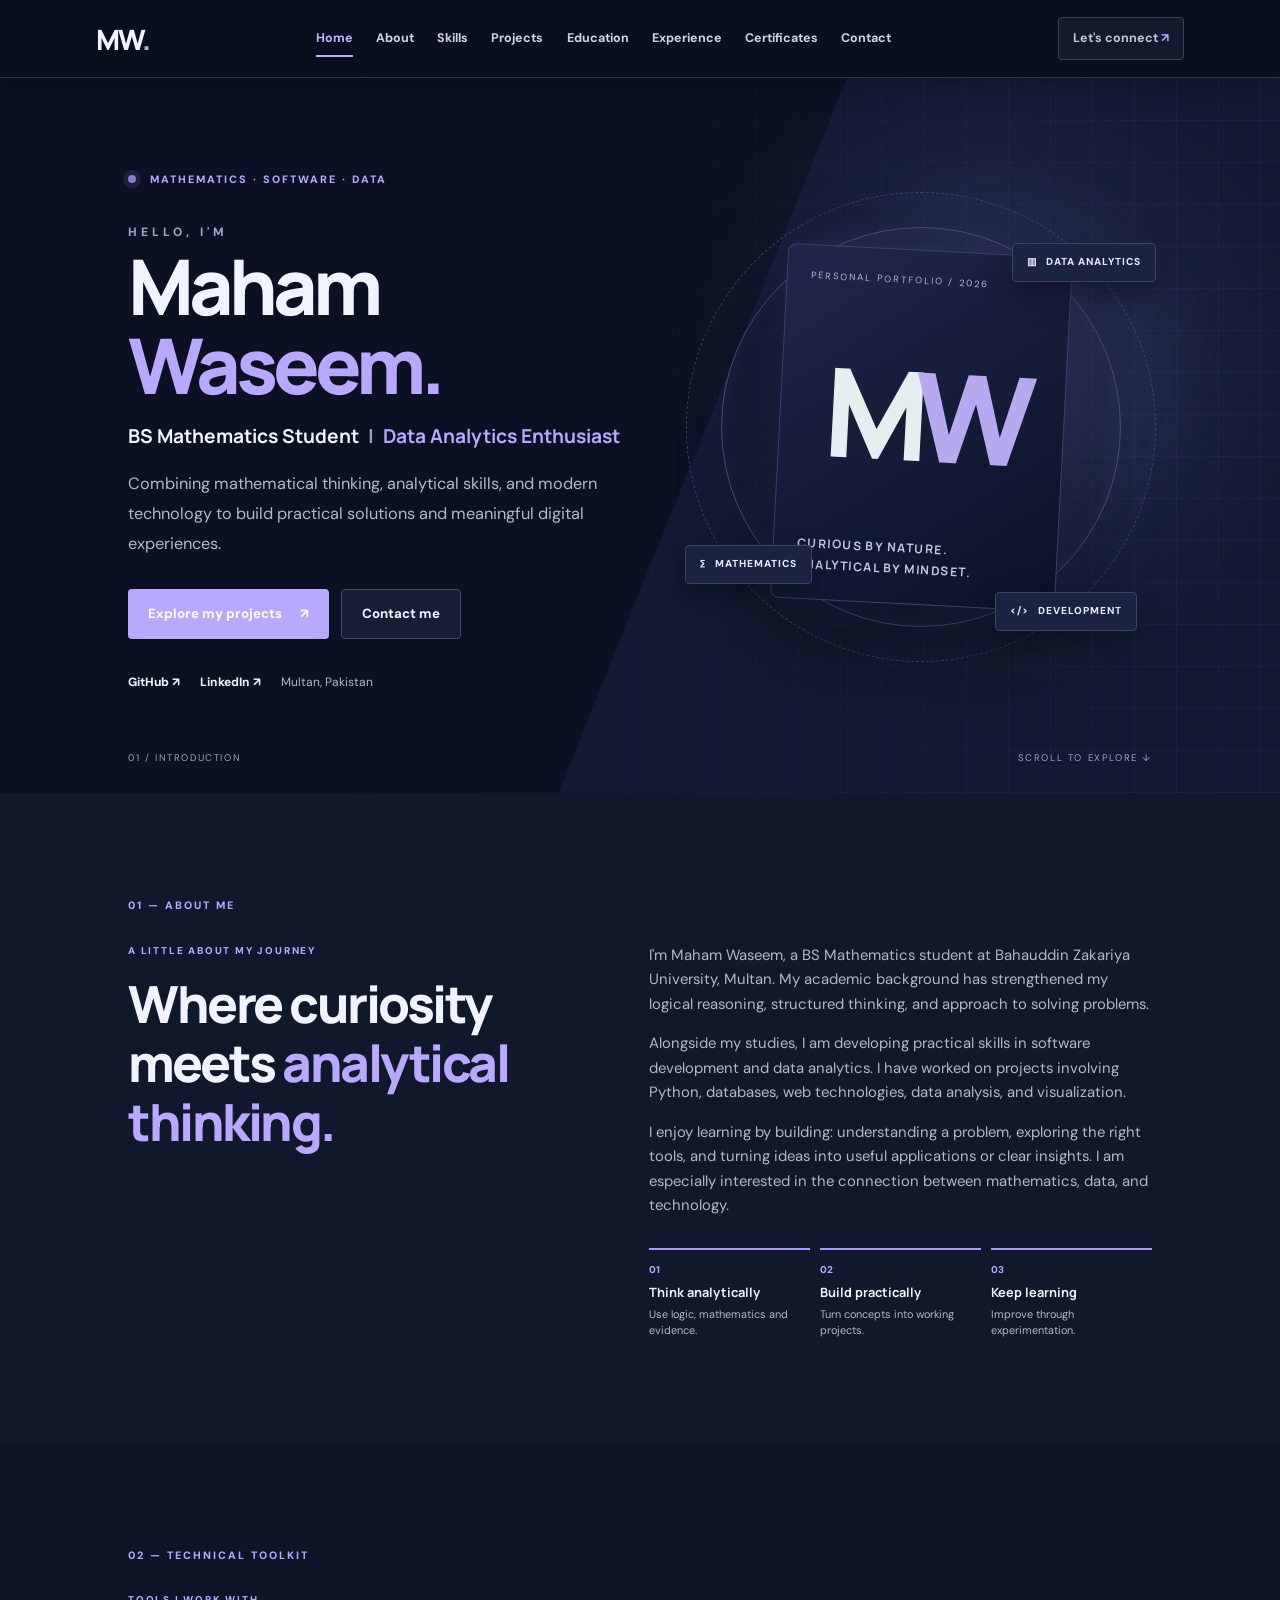
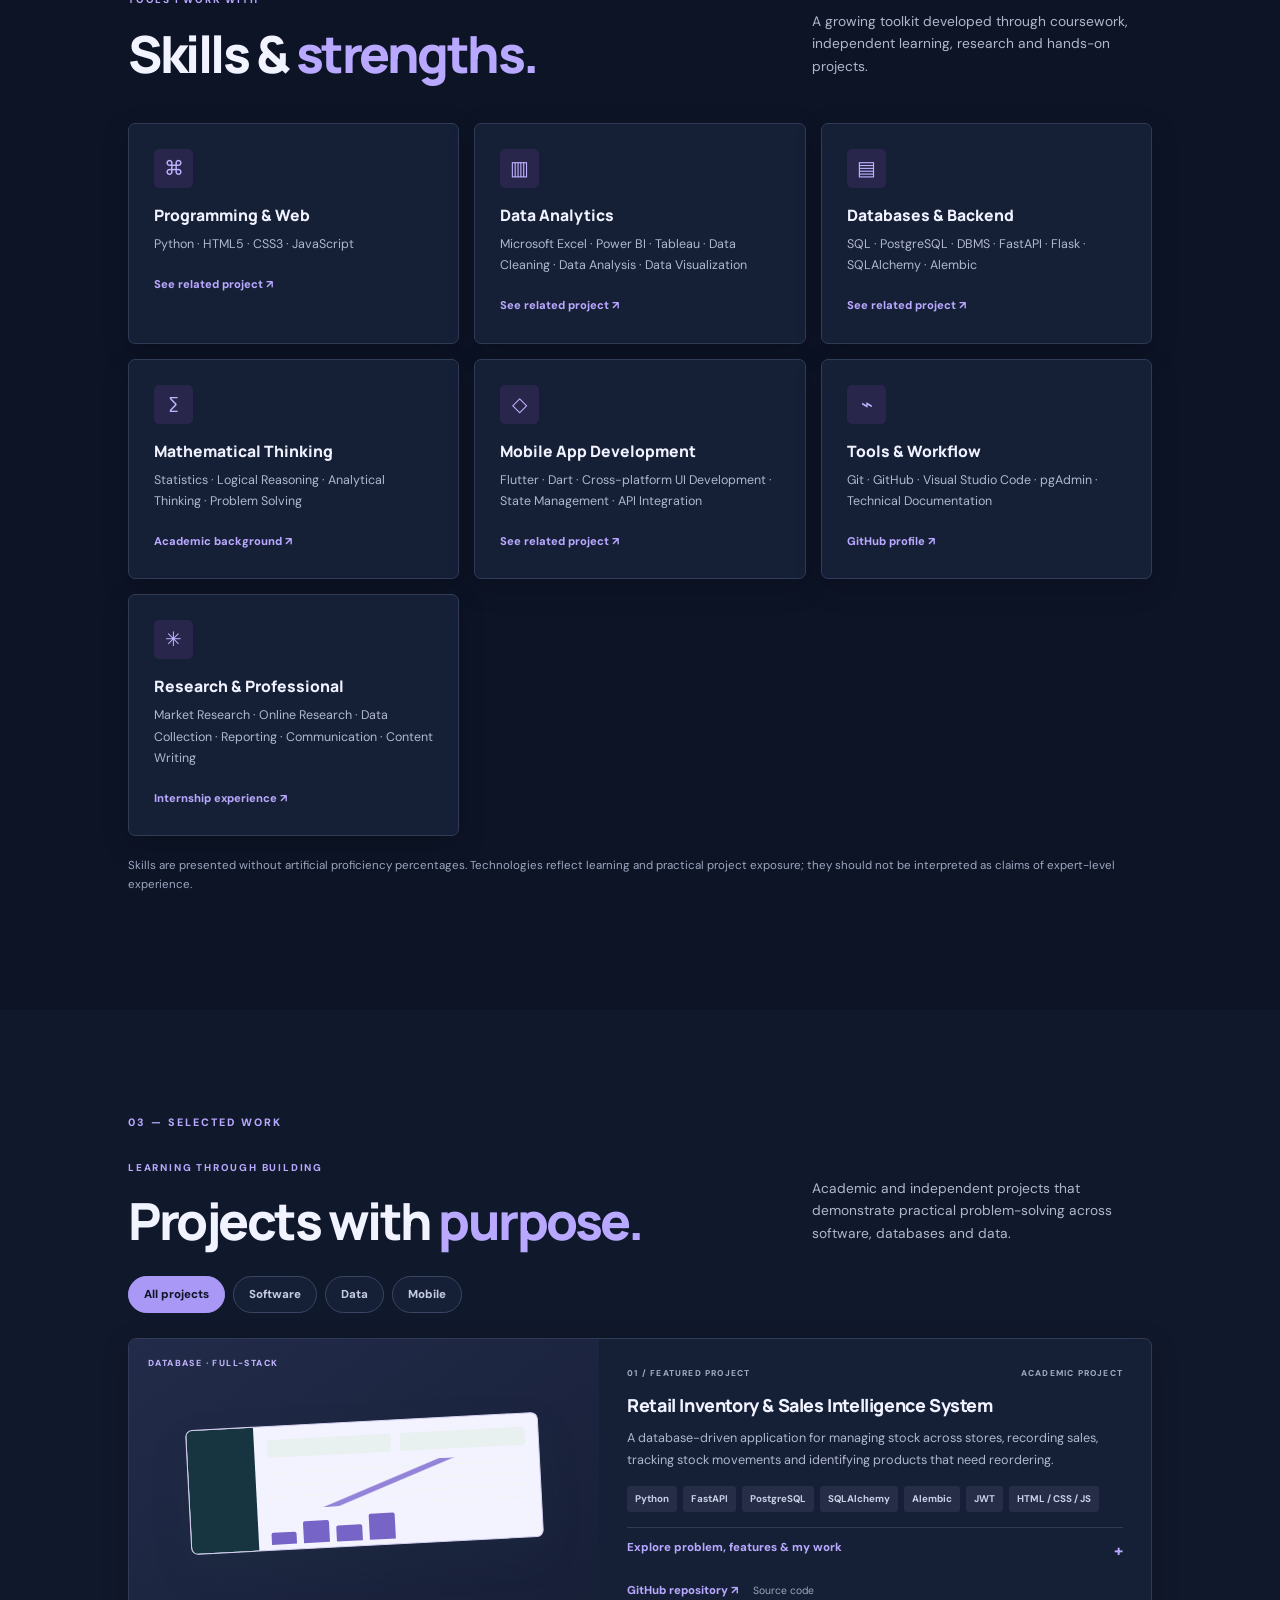
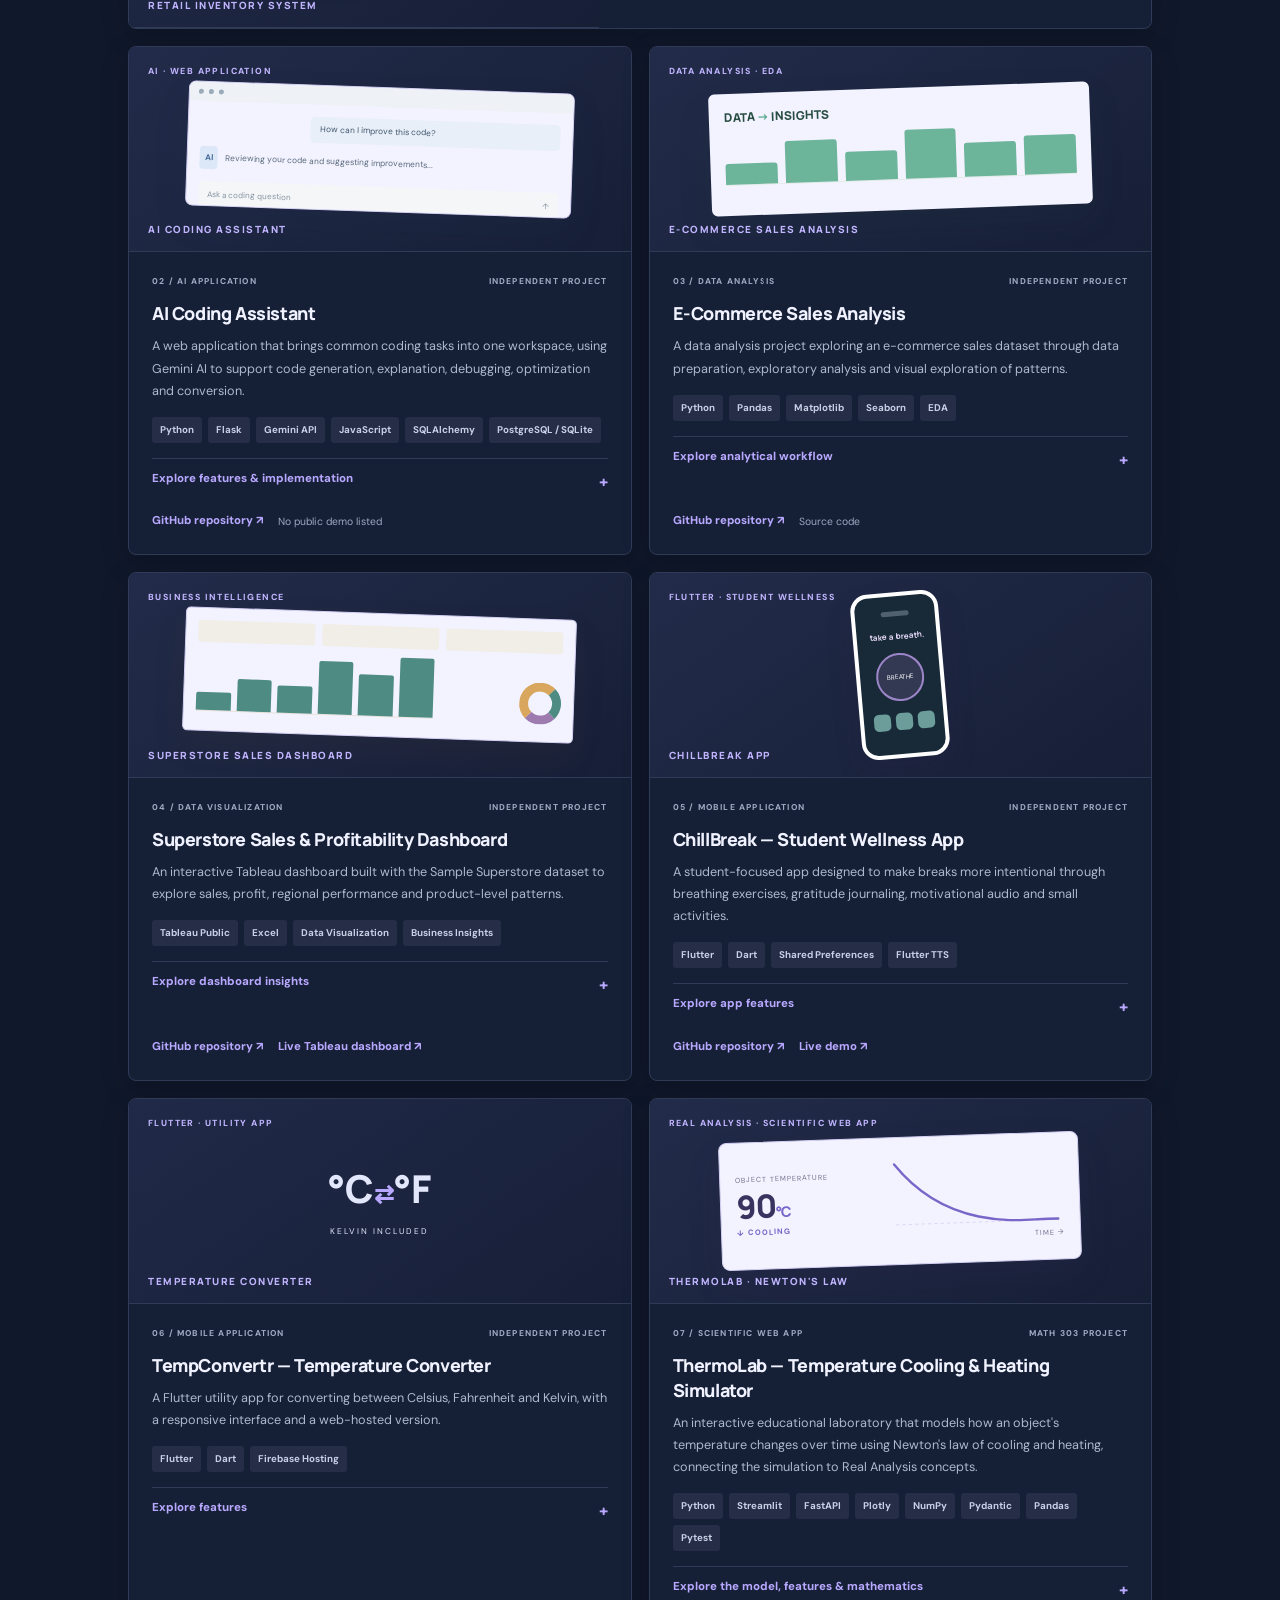
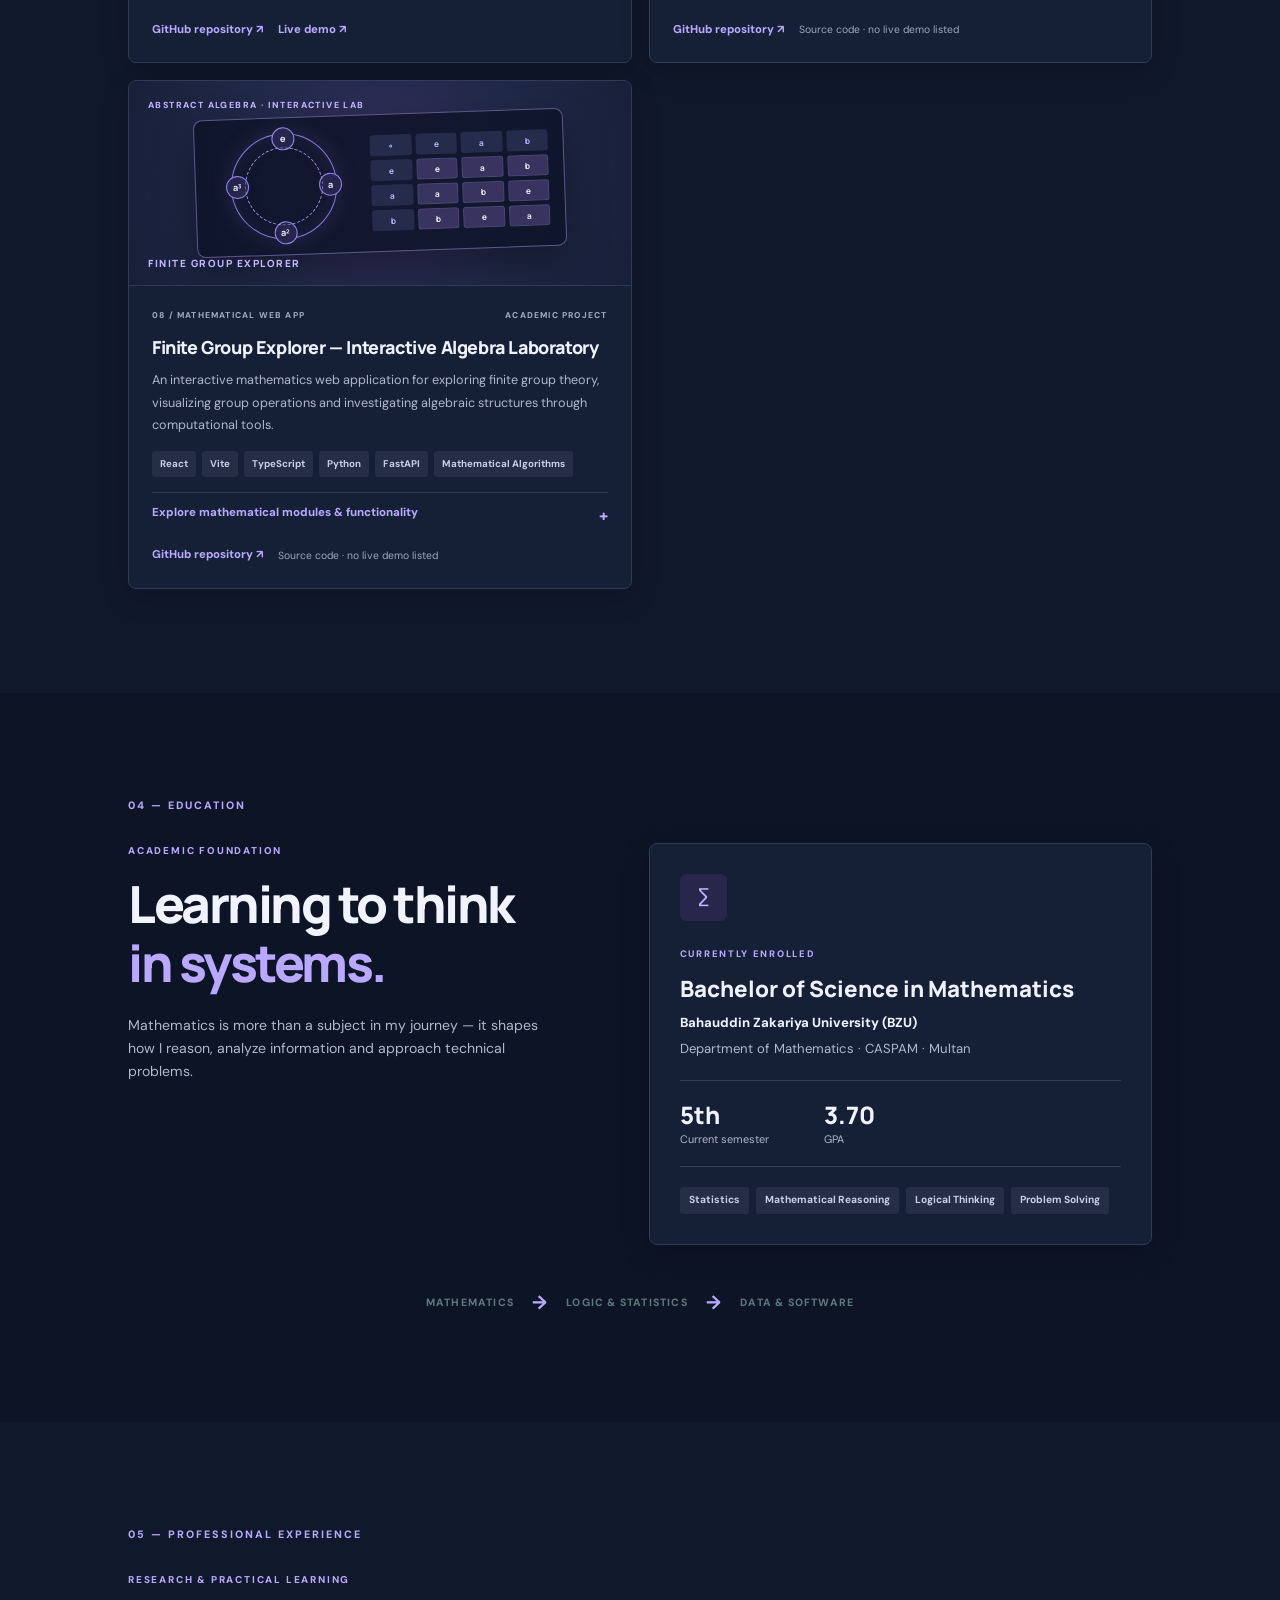
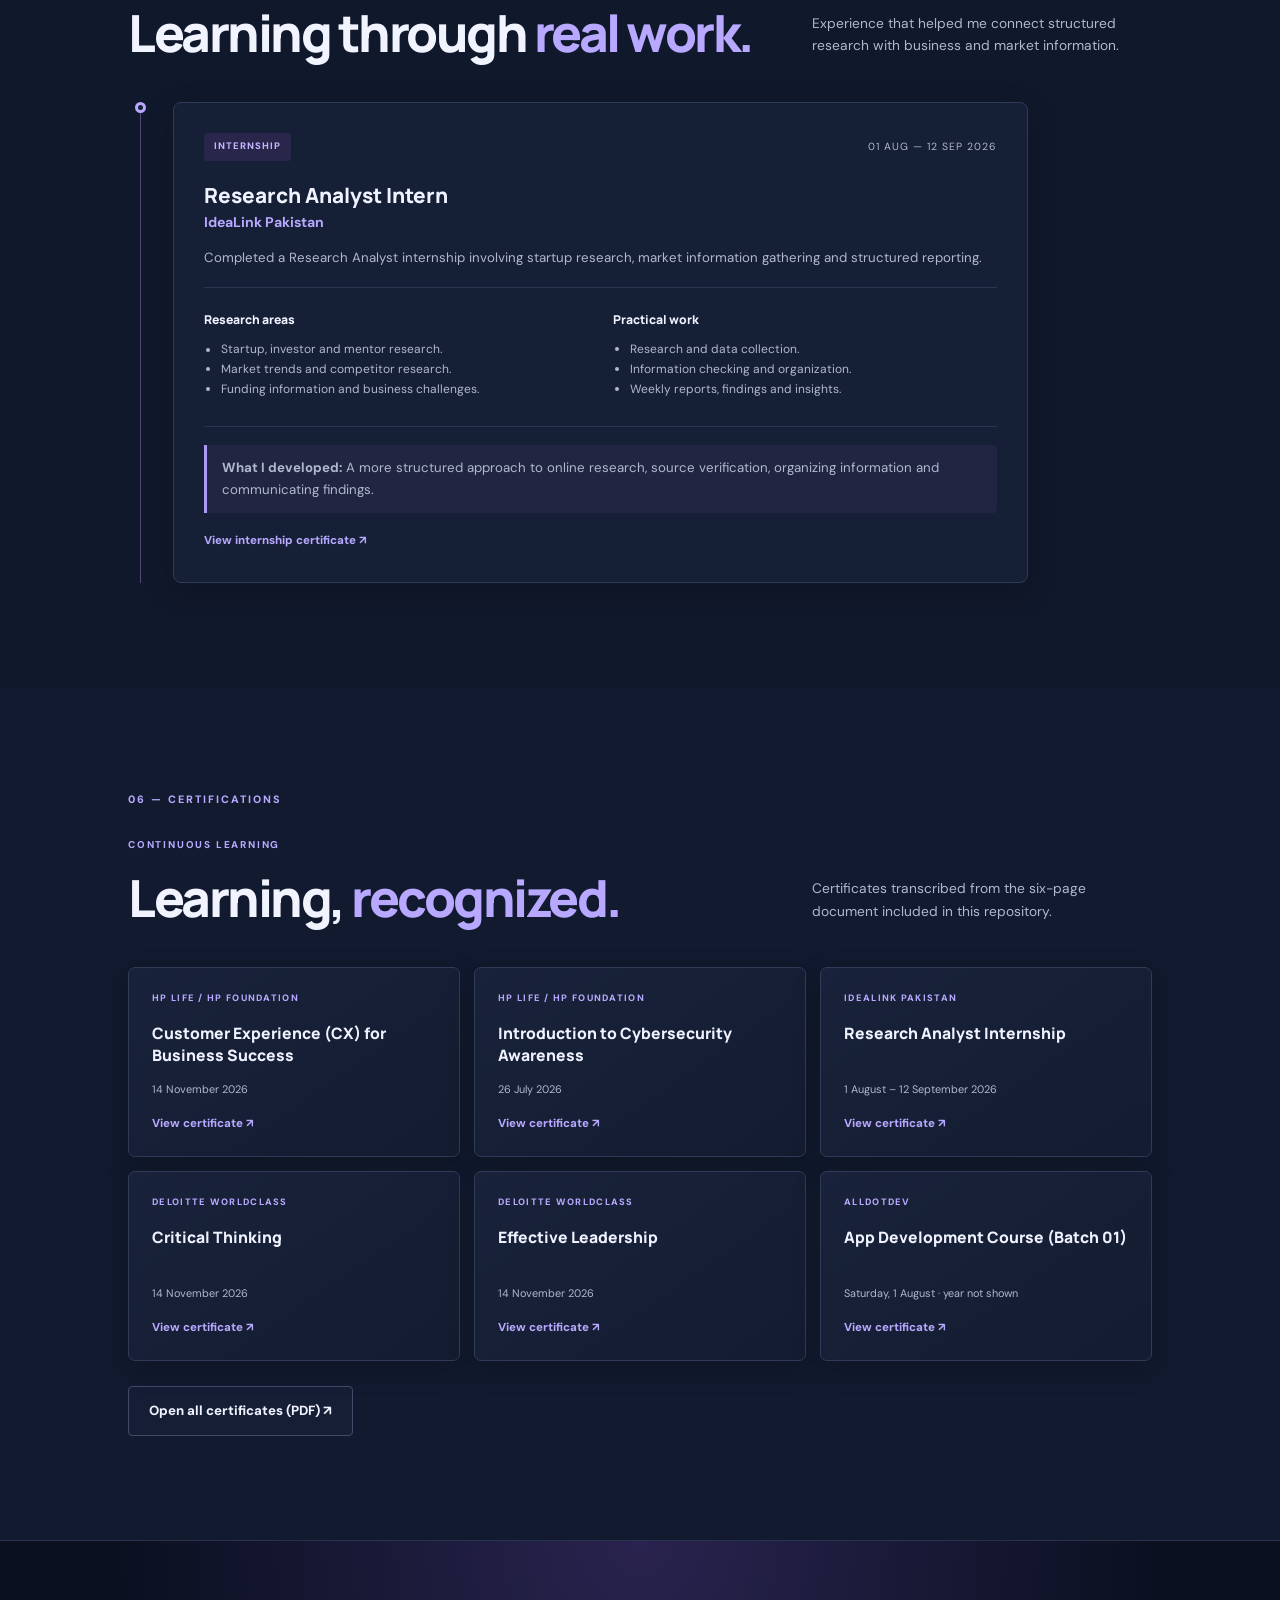
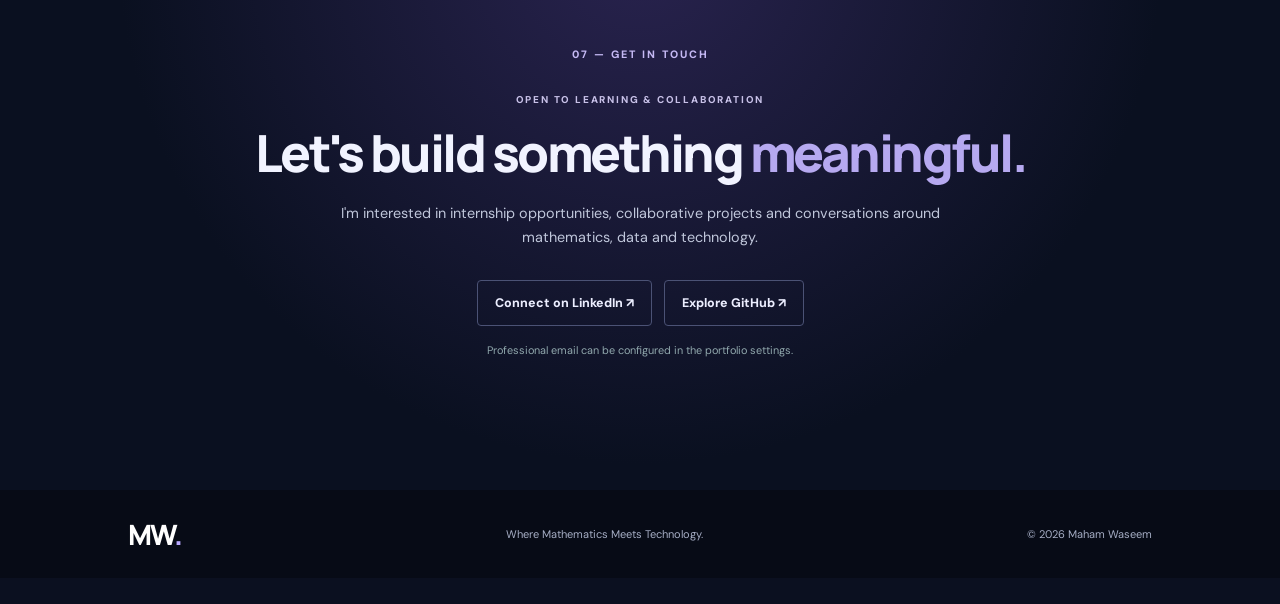
<file: index.html>
<!doctype html>
<html lang="en">
<head>
  <meta charset="utf-8">
  <meta name="viewport" content="width=device-width, initial-scale=1">
  <meta name="theme-color" content="#101e29">
  <meta name="description" content="Maham Waseem is a BS Mathematics student at Bahauddin Zakariya University, interested in software development, data analytics, Python, databases and practical technology projects.">
  <meta name="author" content="Maham Waseem">
  <meta name="robots" content="index, follow">
  <meta property="og:type" content="website">
  <meta property="og:title" content="Maham Waseem | Mathematics, Software & Data">
  <meta property="og:description" content="Where Mathematics Meets Technology. Explore Maham Waseem's projects, technical skills, education and research experience.">
  <meta property="og:url" content="https://maham-waseem-portfolio.vercel.app">
  <meta property="og:image" content="https://maham-waseem-portfolio.vercel.app/favicon.svg">
  <meta name="twitter:card" content="summary">
  <title>Maham Waseem | Mathematics, Software & Data</title>
  <link rel="icon" type="image/svg+xml" href="favicon.svg">
  <link rel="preconnect" href="https://fonts.googleapis.com">
  <link rel="preconnect" href="https://fonts.gstatic.com" crossorigin>
  <link href="https://fonts.googleapis.com/css2?family=DM+Sans:wght@400;500;600;700&family=Manrope:wght@400;500;600;700;800&display=swap" rel="stylesheet">
  <link rel="stylesheet" href="style.css">
</head>
<body>
  <a class="skip-link" href="#main">Skip to content</a>
  <header class="site-header">
    <a class="brand" href="#home" aria-label="Maham Waseem, home">MW<span>.</span></a>
    <button class="menu-toggle" type="button" aria-label="Open navigation menu" aria-expanded="false" aria-controls="primary-navigation">
      <span></span><span></span><span></span>
    </button>
    <nav id="primary-navigation" class="primary-navigation" aria-label="Main navigation">
      <a href="#home">Home</a><a href="#about">About</a><a href="#skills">Skills</a><a href="#projects">Projects</a><a href="#education">Education</a><a href="#experience">Experience</a><a href="#certifications">Certificates</a><a href="#contact">Contact</a>
    </nav>
    <a class="header-cta" href="#contact">Let's connect <span aria-hidden="true">↗</span></a>
  </header>

  <main id="main">
    <section class="hero section" id="home" aria-labelledby="hero-title">
      <div class="hero-grid">
        <div class="hero-copy">
          <p class="eyebrow"><span class="status-dot"></span> MATHEMATICS · SOFTWARE · DATA</p>
          <p class="hero-intro">HELLO, I'M</p>
          <h1 id="hero-title">Maham <span>Waseem.</span></h1>
          <p class="hero-role">BS Mathematics Student <span class="role-divider">|</span> <span id="rotating-role">Aspiring Software Developer</span></p>
          <p class="lead">Combining mathematical thinking, analytical skills, and modern technology to build practical solutions and meaningful digital experiences.</p>
          <div class="hero-actions">
            <a class="btn primary" href="#projects">Explore my projects <span aria-hidden="true">↗</span></a>
            <a class="btn secondary" href="#contact">Contact me</a>
          </div>
          <div class="social-row">
            <a href="https://github.com/Maham-coree" target="_blank" rel="noopener noreferrer">GitHub ↗</a>
            <a href="https://www.linkedin.com/in/maham-waseem-89735134a/" target="_blank" rel="noopener noreferrer">LinkedIn ↗</a>
            <span>Multan, Pakistan</span>
          </div>
        </div>
        <div class="hero-art" aria-label="MW initials with mathematical and technology motifs">
          <div class="math-orbit orbit-a"></div><div class="math-orbit orbit-b"></div>
          <div class="hero-monogram"><span class="monogram-label">PERSONAL PORTFOLIO / 2026</span><strong>M<span>W</span></strong><span class="monogram-caption">CURIOUS BY NATURE.<br>ANALYTICAL BY MINDSET.</span></div>
          <span class="float-chip chip-data">▥ &nbsp; DATA ANALYTICS</span>
          <span class="float-chip chip-math">∑ &nbsp; MATHEMATICS</span>
          <span class="float-chip chip-code">&lt;/&gt; &nbsp; DEVELOPMENT</span>
        </div>
      </div>
      <div class="hero-foot"><span>01 / INTRODUCTION</span><a href="#about">SCROLL TO EXPLORE ↓</a></div>
    </section>

    <section class="section about-section" id="about">
      <div class="section-kicker">01 — ABOUT ME</div>
      <div class="section-grid">
        <div><p class="overline">A LITTLE ABOUT MY JOURNEY</p><h2>Where curiosity meets <span>analytical thinking.</span></h2></div>
        <div class="about-text">
          <p>I'm Maham Waseem, a BS Mathematics student at Bahauddin Zakariya University, Multan. My academic background has strengthened my logical reasoning, structured thinking, and approach to solving problems.</p>
          <p>Alongside my studies, I am developing practical skills in software development and data analytics. I have worked on projects involving Python, databases, web technologies, data analysis, and visualization.</p>
          <p>I enjoy learning by building: understanding a problem, exploring the right tools, and turning ideas into useful applications or clear insights. I am especially interested in the connection between mathematics, data, and technology.</p>
          <div class="about-principles">
            <article><span>01</span><strong>Think analytically</strong><small>Use logic, mathematics and evidence.</small></article>
            <article><span>02</span><strong>Build practically</strong><small>Turn concepts into working projects.</small></article>
            <article><span>03</span><strong>Keep learning</strong><small>Improve through experimentation.</small></article>
          </div>
        </div>
      </div>
    </section>

    <section class="section skills-section" id="skills">
      <div class="section-kicker">02 — TECHNICAL TOOLKIT</div>
      <div class="section-heading"><div><p class="overline">TOOLS I WORK WITH</p><h2>Skills & <span>strengths.</span></h2></div><p>A growing toolkit developed through coursework, independent learning, research and hands-on projects.</p></div>
      <div class="skill-grid">
        <article class="skill-card"><div class="skill-icon">⌘</div><h3>Programming & Web</h3><p>Python · HTML5 · CSS3 · JavaScript</p><a href="#project-ai">See related project ↗</a></article>
        <article class="skill-card"><div class="skill-icon">▥</div><h3>Data Analytics</h3><p>Microsoft Excel · Power BI · Tableau · Data Cleaning · Data Analysis · Data Visualization</p><a href="#project-tableau">See related project ↗</a></article>
        <article class="skill-card"><div class="skill-icon">▤</div><h3>Databases & Backend</h3><p>SQL · PostgreSQL · DBMS · FastAPI · Flask · SQLAlchemy · Alembic</p><a href="#project-inventory">See related project ↗</a></article>
        <article class="skill-card"><div class="skill-icon">∑</div><h3>Mathematical Thinking</h3><p>Statistics · Logical Reasoning · Analytical Thinking · Problem Solving</p><a href="#education">Academic background ↗</a></article>
        <article class="skill-card"><div class="skill-icon">◇</div><h3>Mobile App Development</h3><p>Flutter · Dart · Cross-platform UI Development · State Management · API Integration</p><a href="#project-chillbreak">See related project ↗</a></article>
        <article class="skill-card"><div class="skill-icon">⌁</div><h3>Tools & Workflow</h3><p>Git · GitHub · Visual Studio Code · pgAdmin · Technical Documentation</p><a href="https://github.com/Maham-coree" target="_blank" rel="noopener noreferrer">GitHub profile ↗</a></article>
        <article class="skill-card"><div class="skill-icon">✳</div><h3>Research & Professional</h3><p>Market Research · Online Research · Data Collection · Reporting · Communication · Content Writing</p><a href="#experience">Internship experience ↗</a></article>
      </div>
      <p class="subtle-note">Skills are presented without artificial proficiency percentages. Technologies reflect learning and practical project exposure; they should not be interpreted as claims of expert-level experience.</p>
    </section>

    <section class="section projects-section" id="projects">
      <div class="section-kicker">03 — SELECTED WORK</div>
      <div class="section-heading"><div><p class="overline">LEARNING THROUGH BUILDING</p><h2>Projects with <span>purpose.</span></h2></div><p>Academic and independent projects that demonstrate practical problem-solving across software, databases and data.</p></div>
      <div class="project-filters" role="group" aria-label="Filter projects">
        <button class="filter-button is-selected" type="button" data-filter="all" aria-pressed="true">All projects</button>
        <button class="filter-button" type="button" data-filter="software" aria-pressed="false">Software</button>
        <button class="filter-button" type="button" data-filter="data" aria-pressed="false">Data</button>
        <button class="filter-button" type="button" data-filter="mobile" aria-pressed="false">Mobile</button>
      </div>
      <div class="project-grid">
        <article class="project-card featured-project" id="project-inventory" data-category="software">
          <div class="project-visual visual-inventory"><span class="visual-kicker">DATABASE · FULL-STACK</span><div class="visual-dashboard"><div class="dash-sidebar"></div><div class="dash-content"><i></i><i></i><div class="dash-chart"></div><div class="dash-bars"><b></b><b></b><b></b><b></b></div></div></div><span class="visual-caption">RETAIL INVENTORY SYSTEM</span></div>
          <div class="project-content"><div class="project-meta"><span>01 / FEATURED PROJECT</span><span>ACADEMIC PROJECT</span></div><h3>Retail Inventory & Sales Intelligence System</h3><p>A database-driven application for managing stock across stores, recording sales, tracking stock movements and identifying products that need reordering.</p>
            <div class="tags"><span>Python</span><span>FastAPI</span><span>PostgreSQL</span><span>SQLAlchemy</span><span>Alembic</span><span>JWT</span><span>HTML / CSS / JS</span></div>
            <details class="project-details"><summary>Explore problem, features & my work</summary><div><h4>Problem addressed</h4><p>Small shops can lose sales when stock runs out unexpectedly or tie up money in slow-moving inventory. This project provides a structured way to monitor stock and plan replenishment.</p><h4>Key functionality</h4><ul><li>Store-level inventory and stock status tracking.</li><li>Sales recording with automatic stock updates and protection against negative stock.</li><li>Supplier, purchase order and stock movement management.</li><li>Reorder recommendations and reporting.</li><li>Role-based access for admin, manager and cashier.</li><li>Database learning labs covering SQL, transactions and query plans.</li></ul><h4>My learning</h4><p>Applied DBMS concepts including relational design, keys, normalization, SQL queries, transactions and API-to-database workflows.</p></div></details>
            <div class="project-actions"><a class="project-link" href="https://github.com/Maham-coree/retail-inventory-sales-intelligence" target="_blank" rel="noopener noreferrer">GitHub repository ↗</a><span class="availability-note">Source code</span></div>
          </div>
        </article>

        <article class="project-card" id="project-ai" data-category="software">
          <div class="project-visual visual-ai"><span class="visual-kicker">AI · WEB APPLICATION</span><div class="ai-window"><div class="ai-window-top"><i></i><i></i><i></i></div><div class="ai-message">How can I improve this code?</div><div class="ai-response"><b>AI</b><span>Reviewing your code and suggesting improvements...</span></div><div class="ai-input">Ask a coding question <span>↑</span></div></div><span class="visual-caption">AI CODING ASSISTANT</span></div>
          <div class="project-content"><div class="project-meta"><span>02 / AI APPLICATION</span><span>INDEPENDENT PROJECT</span></div><h3>AI Coding Assistant</h3><p>A web application that brings common coding tasks into one workspace, using Gemini AI to support code generation, explanation, debugging, optimization and conversion.</p>
            <div class="tags"><span>Python</span><span>Flask</span><span>Gemini API</span><span>JavaScript</span><span>SQLAlchemy</span><span>PostgreSQL / SQLite</span></div>
            <details class="project-details"><summary>Explore features & implementation</summary><div><h4>Key functionality documented in the repository</h4><ul><li>Five coding modes: Generate, Explain, Debug, Optimize and Convert.</li><li>User authentication and password hashing.</li><li>Conversation management and saved code snippets.</li><li>Reusable prompt templates and user preferences.</li><li>Activity dashboard and password recovery flow.</li></ul><h4>My learning</h4><p>Worked with Flask routes, frontend-backend communication, API integration, environment configuration and application data management.</p></div></details>
            <div class="project-actions"><a class="project-link" href="https://github.com/Maham-coree/AI-Coding-Assistant-" target="_blank" rel="noopener noreferrer">GitHub repository ↗</a><span class="availability-note">No public demo listed</span></div>
          </div>
        </article>

        <article class="project-card" id="project-ecommerce" data-category="data">
          <div class="project-visual visual-data"><span class="visual-kicker">DATA ANALYSIS · EDA</span><div class="data-visual"><div class="data-number">DATA<span> → </span>INSIGHTS</div><div class="data-bars"><i></i><i></i><i></i><i></i><i></i><i></i></div><div class="data-line"></div></div><span class="visual-caption">E-COMMERCE SALES ANALYSIS</span></div>
          <div class="project-content"><div class="project-meta"><span>03 / DATA ANALYSIS</span><span>INDEPENDENT PROJECT</span></div><h3>E-Commerce Sales Analysis</h3><p>A data analysis project exploring an e-commerce sales dataset through data preparation, exploratory analysis and visual exploration of patterns.</p>
            <div class="tags"><span>Python</span><span>Pandas</span><span>Matplotlib</span><span>Seaborn</span><span>EDA</span></div>
            <details class="project-details"><summary>Explore analytical workflow</summary><div><h4>Project focus</h4><ul><li>Data cleaning and preparation.</li><li>Exploratory data analysis.</li><li>Visualizing patterns in the dataset.</li><li>Summarizing observations from the analysis.</li></ul><h4>My learning</h4><p>Practiced a structured data analysis workflow: inspect, clean, explore, visualize and communicate findings.</p></div></details>
            <div class="project-actions"><a class="project-link" href="https://github.com/Maham-coree/E_Commerce-Sales-Analysis" target="_blank" rel="noopener noreferrer">GitHub repository ↗</a><span class="availability-note">Source code</span></div>
          </div>
        </article>

        <article class="project-card" id="project-tableau" data-category="data">
          <div class="project-visual visual-tableau"><span class="visual-kicker">BUSINESS INTELLIGENCE</span><div class="tableau-visual"><div class="kpi-row"><i></i><i></i><i></i></div><div class="tableau-chart"><b></b><b></b><b></b><b></b><b></b><b></b></div><div class="tableau-donut"></div></div><span class="visual-caption">SUPERSTORE SALES DASHBOARD</span></div>
          <div class="project-content"><div class="project-meta"><span>04 / DATA VISUALIZATION</span><span>INDEPENDENT PROJECT</span></div><h3>Superstore Sales & Profitability Dashboard</h3><p>An interactive Tableau dashboard built with the Sample Superstore dataset to explore sales, profit, regional performance and product-level patterns.</p>
            <div class="tags"><span>Tableau Public</span><span>Excel</span><span>Data Visualization</span><span>Business Insights</span></div>
            <details class="project-details"><summary>Explore dashboard insights</summary><div><h4>Questions explored</h4><ul><li>Which regions contribute the most sales?</li><li>Do higher sales always result in higher profits?</li><li>Which product groups show losses?</li></ul><h4>Repository-reported observations</h4><p>The project README reports more than $2.29M in sales and $286K in profit for the Sample Superstore dataset, with regional and category-level comparisons.</p></div></details>
            <div class="project-actions"><a class="project-link" href="https://github.com/Maham-coree/Superstore-Sales-Tableau-Dashboard" target="_blank" rel="noopener noreferrer">GitHub repository ↗</a><a class="project-link" href="https://public.tableau.com/app/profile/maham.waseem/viz/SuperstoreSalesProfitabilityDashboard_17850751511210/Dashboard1" target="_blank" rel="noopener noreferrer">Live Tableau dashboard ↗</a></div>
          </div>
        </article>

        <article class="project-card" id="project-chillbreak" data-category="mobile">
          <div class="project-visual visual-chill"><span class="visual-kicker">FLUTTER · STUDENT WELLNESS</span><div class="phone-mock"><div class="phone-notch"></div><span class="phone-greeting">take a breath.</span><div class="breath-circle">BREATHE</div><div class="phone-pills"><i></i><i></i><i></i></div></div><span class="visual-caption">CHILLBREAK APP</span></div>
          <div class="project-content"><div class="project-meta"><span>05 / MOBILE APPLICATION</span><span>INDEPENDENT PROJECT</span></div><h3>ChillBreak — Student Wellness App</h3><p>A student-focused app designed to make breaks more intentional through breathing exercises, gratitude journaling, motivational audio and small activities.</p>
            <div class="tags"><span>Flutter</span><span>Dart</span><span>Shared Preferences</span><span>Flutter TTS</span></div>
            <details class="project-details"><summary>Explore app features</summary><div><ul><li>Guided 4-7-8 breathing exercise.</li><li>English and Urdu spoken affirmations.</li><li>Gratitude journal with saved entries.</li><li>Short bubble-pop mini game and daily quotes.</li><li>Activity-based streak and session tracking.</li></ul><p>The repository describes this as a first end-to-end mobile app, developed from initial Figma design to a working Flutter build.</p></div></details>
            <div class="project-actions"><a class="project-link" href="https://github.com/Maham-coree/ChillBreak_App" target="_blank" rel="noopener noreferrer">GitHub repository ↗</a><a class="project-link" href="https://chillbreak-app.web.app" target="_blank" rel="noopener noreferrer">Live demo ↗</a></div>
          </div>
        </article>

        <article class="project-card" id="project-temp" data-category="mobile">
          <div class="project-visual visual-temp"><span class="visual-kicker">FLUTTER · UTILITY APP</span><div class="temp-visual"><span>°C</span><b>⇄</b><span>°F</span><small>KELVIN INCLUDED</small></div><span class="visual-caption">TEMPERATURE CONVERTER</span></div>
          <div class="project-content"><div class="project-meta"><span>06 / MOBILE APPLICATION</span><span>INDEPENDENT PROJECT</span></div><h3>TempConvertr — Temperature Converter</h3><p>A Flutter utility app for converting between Celsius, Fahrenheit and Kelvin, with a responsive interface and a web-hosted version.</p>
            <div class="tags"><span>Flutter</span><span>Dart</span><span>Firebase Hosting</span></div>
            <details class="project-details"><summary>Explore features</summary><div><ul><li>Conversions between Celsius, Fahrenheit and Kelvin.</li><li>Conversion history and settings screens.</li><li>Responsive user interface.</li><li>Web build hosted through Firebase Hosting.</li></ul></div></details>
            <div class="project-actions"><a class="project-link" href="https://github.com/Maham-coree/Flutter_Temp_Converter" target="_blank" rel="noopener noreferrer">GitHub repository ↗</a><a class="project-link" href="https://flutter-project-fcb9a.web.app" target="_blank" rel="noopener noreferrer">Live demo ↗</a></div>
          </div>
        </article>

        <article class="project-card" id="project-thermolab" data-category="software">
          <div class="project-visual visual-thermolab"><span class="visual-kicker">REAL ANALYSIS · SCIENTIFIC WEB APP</span><div class="thermolab-visual"><div class="thermo-readout"><small>OBJECT TEMPERATURE</small><strong>90<span>°C</span></strong><em>↓ COOLING</em></div><div class="thermo-curve"><svg viewBox="0 0 220 92" role="img" aria-label="Exponential cooling curve approaching ambient temperature"><path d="M8 8 C 36 45, 70 67, 112 77 S 177 82, 212 83" fill="none" stroke="currentColor" stroke-width="3" stroke-linecap="round"/><path d="M8 84 H212" stroke="currentColor" stroke-opacity=".25" stroke-dasharray="4 4"/></svg><small>TIME →</small></div></div><span class="visual-caption">THERMOLAB · NEWTON'S LAW</span></div>
          <div class="project-content"><div class="project-meta"><span>07 / SCIENTIFIC WEB APP</span><span>MATH 303 PROJECT</span></div><h3>ThermoLab — Temperature Cooling & Heating Simulator</h3><p>An interactive educational laboratory that models how an object's temperature changes over time using Newton's law of cooling and heating, connecting the simulation to Real Analysis concepts.</p>
            <div class="tags"><span>Python</span><span>Streamlit</span><span>FastAPI</span><span>Plotly</span><span>NumPy</span><span>Pydantic</span><span>Pandas</span><span>Pytest</span></div>
            <details class="project-details"><summary>Explore the model, features & mathematics</summary><div><h4>Mathematical model</h4><p>Uses the differential equation <strong>dT/dt = −k(T − Tₛ)</strong> and its exponential solution to study temperature change and convergence toward the surrounding temperature.</p><h4>Key functionality</h4><ul><li>Simulates cooling, heating and thermal equilibrium.</li><li>Interactive Plotly charts for temperature, rate of change and temperature difference.</li><li>Adjustable initial and surrounding temperatures, rate constant, duration and graph resolution.</li><li>Scenario comparison, saved experiments, results table and CSV export.</li><li>Independent FastAPI endpoints with input validation and automated tests.</li></ul><h4>Real Analysis connection</h4><p>Explores continuity, differentiability, derivatives as instantaneous rates, exponential decay and the limit as temperature approaches the ambient value.</p></div></details>
            <div class="project-actions"><a class="project-link" href="https://github.com/Maham-coree/thermolab-temperature-simulator" target="_blank" rel="noopener noreferrer">GitHub repository ↗</a><span class="availability-note">Source code · no live demo listed</span></div>
          </div>
        </article>

        <article class="project-card" id="project-finite-groups" data-category="software">
          <div class="project-visual visual-groups">
            <span class="visual-kicker">ABSTRACT ALGEBRA · INTERACTIVE LAB</span>
            <div class="group-lab-preview">
              <div class="group-orbit"><span>e</span><i>a</i><b>a²</b><em>a³</em></div>
              <div class="group-table">
                <span>∘</span><span>e</span><span>a</span><span>b</span>
                <span>e</span><b>e</b><b>a</b><b>b</b>
                <span>a</span><b>a</b><b>b</b><b>e</b>
                <span>b</span><b>b</b><b>e</b><b>a</b>
              </div>
            </div>
            <span class="visual-caption">FINITE GROUP EXPLORER</span>
          </div>
          <div class="project-content">
            <div class="project-meta"><span>08 / MATHEMATICAL WEB APP</span><span>ACADEMIC PROJECT</span></div>
            <h3>Finite Group Explorer — Interactive Algebra Laboratory</h3>
            <p>An interactive mathematics web application for exploring finite group theory, visualizing group operations and investigating algebraic structures through computational tools.</p>
            <div class="tags"><span>React</span><span>Vite</span><span>TypeScript</span><span>Python</span><span>FastAPI</span><span>Mathematical Algorithms</span></div>
            <details class="project-details"><summary>Explore mathematical modules & functionality</summary><div>
              <h4>Key functionality</h4>
              <ul>
                <li>Cyclic groups: element orders, inverses, generators and Euler's totient function.</li>
                <li>Finite Abelian groups: direct products, classification and isomorphism comparison.</li>
                <li>Permutation groups: cycle notation, composition, inverses, order and parity.</li>
                <li>Dihedral groups: rotations, reflections, group operations and polygon actions.</li>
                <li>Cayley tables with checks for identity, inverses and closure.</li>
                <li>Real-life permutation examples, including assigning people to distinct roles.</li>
              </ul>
              <h4>Implementation</h4>
              <p>A React, Vite and TypeScript frontend communicates with a Python FastAPI backend. Reusable mathematical modules perform the group computations, while the interface presents the results and visualizations. The repository documents automated tests for the math engine and API.</p>
              <h4>Mathematics explored</h4>
              <p>Connects abstract algebra concepts—cyclic and Abelian groups, permutations, dihedral symmetry, group operations and isomorphism—to computational experimentation.</p>
            </div></details>
            <div class="project-actions"><a class="project-link" href="https://github.com/Maham-coree/finite-group-explorer" target="_blank" rel="noopener noreferrer">GitHub repository ↗</a><span class="availability-note">Source code · no live demo listed</span></div>
          </div>
        </article>
      </div>
    </section>

    <section class="section education-section" id="education">
      <div class="section-kicker">04 — EDUCATION</div>
      <div class="section-grid">
        <div><p class="overline">ACADEMIC FOUNDATION</p><h2>Learning to think <span>in systems.</span></h2><p class="education-note">Mathematics is more than a subject in my journey — it shapes how I reason, analyze information and approach technical problems.</p></div>
        <article class="education-card"><div class="education-icon">∑</div><span class="education-status">CURRENTLY ENROLLED</span><h3>Bachelor of Science in Mathematics</h3><p class="institution">Bahauddin Zakariya University (BZU)</p><p>Department of Mathematics · CASPAM · Multan</p><div class="education-meta"><div><strong>5th</strong><small>Current semester</small></div><div><strong>3.70</strong><small>GPA</small></div></div><div class="education-topics"><span>Statistics</span><span>Mathematical Reasoning</span><span>Logical Thinking</span><span>Problem Solving</span></div></article>
      </div>
      <div class="math-connection"><span>MATHEMATICS</span><b>→</b><span>LOGIC & STATISTICS</span><b>→</b><span>DATA & SOFTWARE</span></div>
    </section>

    <section class="section experience-section" id="experience">
      <div class="section-kicker">05 — PROFESSIONAL EXPERIENCE</div>
      <div class="section-heading"><div><p class="overline">RESEARCH & PRACTICAL LEARNING</p><h2>Learning through <span>real work.</span></h2></div><p>Experience that helped me connect structured research with business and market information.</p></div>
      <div class="timeline">
        <div class="timeline-marker"><span></span></div>
        <article class="experience-card"><div class="experience-top"><span class="pill">INTERNSHIP</span><span class="date">01 AUG — 12 SEP 2026</span></div><h3>Research Analyst Intern</h3><h4>IdeaLink Pakistan</h4><p>Completed a Research Analyst internship involving startup research, market information gathering and structured reporting.</p><div class="experience-work"><div><strong>Research areas</strong><ul><li>Startup, investor and mentor research.</li><li>Market trends and competitor research.</li><li>Funding information and business challenges.</li></ul></div><div><strong>Practical work</strong><ul><li>Research and data collection.</li><li>Information checking and organization.</li><li>Weekly reports, findings and insights.</li></ul></div></div><p class="learning-outcome"><strong>What I developed:</strong> A more structured approach to online research, source verification, organizing information and communicating findings.</p><a href="assets/certificates/certificates.pdf#page=3" target="_blank" rel="noopener noreferrer">View internship certificate ↗</a></article>
      </div>
    </section>

    <section class="section certifications-section" id="certifications">
      <div class="section-kicker">06 — CERTIFICATIONS</div>
      <div class="section-heading"><div><p class="overline">CONTINUOUS LEARNING</p><h2>Learning, <span>recognized.</span></h2></div><p>Certificates transcribed from the six-page document included in this repository.</p></div>
      <div class="cert-grid">
        <article class="cert-card"><span>HP LIFE / HP FOUNDATION</span><h3>Customer Experience (CX) for Business Success</h3><small>14 November 2026</small><a href="assets/certificates/certificates.pdf#page=1" target="_blank" rel="noopener noreferrer">View certificate ↗</a></article>
        <article class="cert-card"><span>HP LIFE / HP FOUNDATION</span><h3>Introduction to Cybersecurity Awareness</h3><small>26 July 2026</small><a href="assets/certificates/certificates.pdf#page=2" target="_blank" rel="noopener noreferrer">View certificate ↗</a></article>
        <article class="cert-card"><span>IDEALINK PAKISTAN</span><h3>Research Analyst Internship</h3><small>1 August – 12 September 2026</small><a href="assets/certificates/certificates.pdf#page=3" target="_blank" rel="noopener noreferrer">View certificate ↗</a></article>
        <article class="cert-card"><span>DELOITTE WORLDCLASS</span><h3>Critical Thinking</h3><small>14 November 2026</small><a href="assets/certificates/certificates.pdf#page=4" target="_blank" rel="noopener noreferrer">View certificate ↗</a></article>
        <article class="cert-card"><span>DELOITTE WORLDCLASS</span><h3>Effective Leadership</h3><small>14 November 2026</small><a href="assets/certificates/certificates.pdf#page=5" target="_blank" rel="noopener noreferrer">View certificate ↗</a></article>
        <article class="cert-card"><span>ALLDOTDEV</span><h3>App Development Course (Batch 01)</h3><small>Saturday, 1 August · year not shown</small><a href="assets/certificates/certificates.pdf#page=6" target="_blank" rel="noopener noreferrer">View certificate ↗</a></article>
      </div>
      <a class="btn secondary cert-download" href="assets/certificates/certificates.pdf" target="_blank" rel="noopener noreferrer">Open all certificates (PDF) ↗</a>
    </section>

    <section class="contact-section section" id="contact">
      <div class="section-kicker">07 — GET IN TOUCH</div>
      <p class="overline">OPEN TO LEARNING & COLLABORATION</p>
      <h2>Let's build something <span>meaningful.</span></h2>
      <p>I'm interested in internship opportunities, collaborative projects and conversations around mathematics, data and technology.</p>
      <div class="contact-links">
        <a href="https://www.linkedin.com/in/maham-waseem-89735134a/" target="_blank" rel="noopener noreferrer">Connect on LinkedIn ↗</a>
        <a href="https://github.com/Maham-coree" target="_blank" rel="noopener noreferrer">Explore GitHub ↗</a>
        <a id="email-link" class="email-link" href="#contact" hidden>Email me ↗</a>
      </div>
      <p class="email-note" id="email-note">Professional email can be configured in the portfolio settings.</p>
    </section>
  </main>

  <footer><a class="brand" href="#home">MW<span>.</span></a><span>Where Mathematics Meets Technology.</span><span>© <span id="year"></span> Maham Waseem</span></footer>
  <script src="script.js"></script>
</body>
</html>
</file>
<file: style.css>
:root{--ink:#20243a;--muted:#6e7287;--paper:#f8f8fc;--white:#fff;--line:#e6e5ef;--accent:#7867c8;--accent-dark:#5c4aa8;--soft:#f0edfb;--navy:#1c2038;--navy-2:#292d4a;--cyan:#b6a9f0;--shadow:0 18px 48px rgba(16,35,47,.08)}
*{box-sizing:border-box}
html{scroll-behavior:smooth;scroll-padding-top:92px}
body{margin:0;background:var(--paper);color:var(--ink);font-family:"DM Sans",sans-serif;line-height:1.65}
body.menu-open{overflow:hidden}
a{color:inherit;text-decoration:none}
button{font:inherit}
button,a{-webkit-tap-highlight-color:transparent}
a:focus-visible,button:focus-visible,summary:focus-visible{outline:3px solid #9b8ae6;outline-offset:4px;border-radius:4px}
.skip-link{position:absolute;left:12px;top:-60px;background:#fff;color:var(--ink);padding:10px 14px;z-index:100;border-radius:4px}
.skip-link:focus{top:12px}
.site-header{height:78px;display:flex;align-items:center;justify-content:space-between;gap:26px;padding:0 7.5%;background:rgba(255,255,255,.94);border-bottom:1px solid var(--line);position:sticky;top:0;z-index:30;backdrop-filter:blur(16px);transition:box-shadow .25s ease}
.site-header.is-scrolled{box-shadow:0 8px 30px rgba(16,35,47,.09)}
.brand{font:800 1.75rem "Manrope",sans-serif;letter-spacing:-2px;flex:none}.brand span{color:var(--accent)}
.primary-navigation{display:flex;align-items:center;gap:clamp(12px,1.8vw,25px)}
.primary-navigation a,.header-cta{font-size:.78rem;font-weight:700;color:#53636d;white-space:nowrap;position:relative}
.primary-navigation a:after{content:"";position:absolute;left:0;right:100%;bottom:-8px;height:2px;background:var(--accent);transition:right .2s}
.primary-navigation a:hover,.primary-navigation a.is-active,.header-cta:hover{color:var(--accent)}
.primary-navigation a:hover:after,.primary-navigation a.is-active:after{right:0}
.header-cta{border:1px solid var(--line);padding:10px 14px;border-radius:4px}.header-cta span{color:var(--accent)}
.menu-toggle{display:none}
.section{padding:104px 10%}
.hero{min-height:690px;display:flex;align-items:center;position:relative;overflow:hidden;padding-top:82px;padding-bottom:100px;background:radial-gradient(circle at 80% 42%,rgba(100,177,176,.16),transparent 28%),linear-gradient(112deg,#fbfcfd 54%,#edf4f4 54%)}
.hero:before{content:"";position:absolute;inset:0;background-image:linear-gradient(rgba(35,92,99,.035) 1px,transparent 1px),linear-gradient(90deg,rgba(35,92,99,.035) 1px,transparent 1px);background-size:42px 42px;mask-image:linear-gradient(90deg,transparent 25%,#000 100%);pointer-events:none}
.hero-grid{width:100%;display:grid;grid-template-columns:1.05fr .95fr;align-items:center;gap:5%;position:relative;z-index:1}
.eyebrow,.section-kicker,.project-meta,.visual-kicker,.overline{font-size:.67rem;letter-spacing:2px;font-weight:800;color:var(--accent)}
.status-dot{display:inline-block;width:8px;height:8px;background:#8c7ad7;border-radius:50%;margin-right:9px;box-shadow:0 0 0 5px rgba(140,122,215,.14)}
.hero-intro{font-size:.75rem;font-weight:800;letter-spacing:4px;color:#81839a;margin:35px 0 4px}
.hero h1{font:800 clamp(3.3rem,6vw,5.8rem)/1.02 "Manrope",sans-serif;letter-spacing:-5px;margin:0 0 19px}
.hero h1 span,.section h2 span,.contact-section h2 span{color:var(--accent)}
.hero-role{font:700 clamp(1rem,1.5vw,1.2rem) "Manrope",sans-serif;margin:0 0 20px}
.role-divider{color:#9aa8ad;margin:0 5px}
#rotating-role{color:var(--accent)}
.lead{max-width:540px;color:var(--muted);font-size:1.02rem;line-height:1.85}
.hero-actions{display:flex;gap:12px;margin:30px 0 34px;flex-wrap:wrap}
.btn{display:inline-flex;align-items:center;justify-content:center;gap:18px;padding:13px 20px;border-radius:4px;font-size:.83rem;font-weight:800;transition:transform .2s,background .2s,border-color .2s}
.btn.primary{background:var(--accent);color:#fff}.btn.primary:hover{background:var(--accent-dark);transform:translateY(-2px)}
.btn.secondary{border:1px solid #cbd6dc;background:rgba(255,255,255,.6)}.btn.secondary:hover{border-color:var(--accent);color:var(--accent)}
.social-row{display:flex;gap:20px;align-items:center;flex-wrap:wrap;font-size:.75rem;color:var(--muted)}
.social-row a{font-weight:800;color:var(--ink)}.social-row a:hover{color:var(--accent)}
.hero-art{height:460px;position:relative;display:grid;place-items:center}
.hero-monogram{width:285px;height:355px;background:linear-gradient(145deg,#183541,#0d202b);color:white;border:1px solid rgba(255,255,255,.12);border-radius:8px;padding:23px;display:flex;flex-direction:column;justify-content:space-between;box-shadow:0 32px 75px rgba(15,39,49,.22);transform:rotate(3deg);z-index:2;animation:cardFloat 7s ease-in-out infinite}
.monogram-label{font-size:.58rem;letter-spacing:2px;color:#9db8bd}
.hero-monogram strong{font:800 7.7rem "Manrope",sans-serif;letter-spacing:-16px;text-align:center;color:#e4f0ef}
.hero-monogram strong span{color:#b6a9f0}
.monogram-caption{font:700 .75rem/1.8 "Manrope",sans-serif;letter-spacing:1.5px;color:#cbc7df}
.math-orbit{position:absolute;width:400px;height:400px;border:1px solid #c9c2e8;border-radius:50%;animation:orbitDrift 20s ease-in-out infinite alternate}
.orbit-b{width:470px;height:470px;border-style:dashed;opacity:.7;animation-direction:alternate-reverse}
.float-chip{position:absolute;background:#fff;padding:10px 14px;border:1px solid var(--line);box-shadow:0 10px 26px rgba(23,38,51,.1);border-radius:4px;font-size:.63rem;font-weight:800;letter-spacing:1px;z-index:3;animation:tagFloat 6s ease-in-out infinite}
.chip-data{top:46px;right:-4px}.chip-math{bottom:73px;left:-5px;animation-delay:-2s}.chip-code{bottom:26px;right:15px;animation-delay:-4s}
.hero-foot{position:absolute;bottom:27px;left:10%;right:10%;display:flex;justify-content:space-between;color:#85869b;font-size:.6rem;letter-spacing:1.6px}
.hero-foot a:hover{color:var(--accent)}
.section-kicker{margin-bottom:28px}
.section h2,.contact-section h2{font:800 clamp(2.15rem,4vw,3.55rem)/1.15 "Manrope",sans-serif;letter-spacing:-2.5px;margin:0}
.overline{font-size:.62rem;letter-spacing:1.8px;margin:0 0 15px}
.section-grid{display:grid;grid-template-columns:.92fr 1.08fr;gap:9%;align-items:start}
.about-section{background:#fff}
.about-text{color:var(--muted);font-size:.93rem}
.about-text>p:first-child{margin-top:0}
.about-principles{display:grid;grid-template-columns:repeat(3,1fr);gap:10px;margin-top:30px}
.about-principles article{border-top:2px solid var(--accent);padding:12px 9px 0 0;display:flex;flex-direction:column;gap:5px}
.about-principles article span{font-size:.62rem;color:var(--accent);font-weight:800}
.about-principles strong{font:700 .8rem "Manrope";color:var(--ink)}
.about-principles small{font-size:.68rem;line-height:1.5}
.skills-section{background:#f2f1f8}
.section-heading{display:flex;align-items:end;justify-content:space-between;gap:25px;margin-bottom:40px}
.section-heading p:not(.overline){color:var(--muted);font-size:.86rem;max-width:340px;margin:0 0 5px}
.skill-grid{display:grid;grid-template-columns:repeat(3,minmax(0,1fr));gap:15px}
.skill-card{background:#fff;border:1px solid var(--line);padding:25px;border-radius:7px;min-height:205px;transition:transform .25s,box-shadow .25s,border-color .25s}
.skill-card:hover,.cert-card:hover{transform:translateY(-4px);box-shadow:var(--shadow);border-color:#d0c9ee}
.skill-icon{width:39px;height:39px;border-radius:5px;background:var(--soft);color:var(--accent);display:grid;place-items:center;font-size:1.25rem}
.skill-card h3,.cert-card h3{font:800 .98rem "Manrope";margin:16px 0 8px}
.skill-card p{font-size:.78rem;color:var(--muted);margin:0 0 15px;line-height:1.7}
.skill-card>a{font-size:.7rem;font-weight:800;color:var(--accent)}
.subtle-note{font-size:.72rem;color:#87939a;margin-top:20px}
.projects-section{background:#fff}
.project-filters{display:flex;gap:8px;flex-wrap:wrap;margin:-14px 0 25px}
.filter-button{border:1px solid var(--line);background:#fff;color:var(--muted);border-radius:30px;padding:8px 15px;font-size:.72rem;font-weight:800;cursor:pointer;transition:.2s}
.filter-button:hover,.filter-button.is-selected{background:var(--navy);color:#fff;border-color:var(--navy)}
.project-grid{display:grid;grid-template-columns:repeat(2,minmax(0,1fr));gap:17px;align-items:stretch}
.project-card{min-width:0;display:flex;flex-direction:column;border:1px solid var(--line);border-radius:8px;background:#fff;overflow:hidden;transition:transform .25s,box-shadow .25s,border-color .25s}
.project-card:hover{transform:translateY(-4px);box-shadow:var(--shadow);border-color:#d0c9ee}
.project-card[hidden]{display:none}
.featured-project{grid-column:1/-1;display:grid;grid-template-columns:.92fr 1.08fr}
.project-visual{height:205px;position:relative;overflow:hidden;display:flex;align-items:center;justify-content:center;background:#f0eef8}
.featured-project .project-visual{height:auto;min-height:100%;grid-row:1}
.visual-kicker{position:absolute;top:17px;left:19px;font-size:.55rem;letter-spacing:1.4px;color:#696887;z-index:2}
.visual-caption{position:absolute;bottom:15px;left:19px;font:800 .62rem "Manrope";letter-spacing:1.5px;color:#5c5b7c}
.visual-inventory{background:linear-gradient(145deg,#eaf2f2,#d9e8e8)}
.visual-dashboard{width:75%;height:125px;background:#fff;border:1px solid #d8d2ed;border-radius:7px;display:flex;overflow:hidden;box-shadow:0 18px 40px #23454b20;transform:rotate(-3deg)}
.dash-sidebar{width:19%;background:#173541}
.dash-content{flex:1;padding:13px;display:grid;grid-template-columns:1fr 1fr;gap:9px}
.dash-content i{height:18px;background:#e9f0f0;border-radius:3px}.dash-chart{grid-column:1/-1;height:43px;background:linear-gradient(160deg,transparent 45%,#9484d9 46%,#9484d9 49%,transparent 50%),repeating-linear-gradient(0deg,#eef3f3 0 1px,transparent 1px 12px);border-radius:3px}
.dash-bars{display:flex;align-items:end;gap:7px;height:26px}.dash-bars b{flex:1;background:#7665c6;border-radius:2px 2px 0 0}.dash-bars b:nth-child(1){height:45%}.dash-bars b:nth-child(2){height:85%}.dash-bars b:nth-child(3){height:60%}.dash-bars b:nth-child(4){height:100%}
.visual-ai{background:linear-gradient(145deg,#e9eff8,#dce7f2)}
.ai-window{width:77%;height:125px;background:#fff;border:1px solid #c9d5e2;border-radius:7px;box-shadow:0 16px 35px #273d5c1c;overflow:hidden;transform:rotate(2deg)}
.ai-window-top{height:19px;background:#eef2f6;display:flex;gap:5px;align-items:center;padding:0 9px}.ai-window-top i{width:5px;height:5px;background:#9aaab9;border-radius:50%}
.ai-message{margin:12px 12px 7px auto;background:#e8eff9;padding:6px 9px;width:65%;font-size:.52rem;border-radius:5px;color:#40566c}
.ai-response{display:flex;gap:7px;margin:0 12px;color:#596b7c;font-size:.52rem;align-items:center}.ai-response b{background:#dce8f8;padding:5px;color:#436a9b;border-radius:4px}
.ai-input{margin:12px;background:#f4f6f8;padding:7px 9px;border-radius:4px;font-size:.5rem;color:#8794a0;display:flex;justify-content:space-between}
.visual-data{background:linear-gradient(145deg,#e9f3ee,#dcebe4)}
.data-visual{width:76%;height:122px;border-radius:6px;background:#fff;box-shadow:0 15px 35px #244a3c1c;padding:15px;transform:rotate(-2deg)}
.data-number{font:800 .75rem "Manrope";color:#284e43}.data-number span{color:#54a78c}
.data-bars{height:53px;display:flex;align-items:end;gap:8px;margin-top:7px;border-bottom:1px solid #e2ece6}.data-bars i{flex:1;background:#6cb49a;border-radius:3px 3px 0 0}.data-bars i:nth-child(1){height:40%}.data-bars i:nth-child(2){height:80%}.data-bars i:nth-child(3){height:55%}.data-bars i:nth-child(4){height:95%}.data-bars i:nth-child(5){height:65%}.data-bars i:nth-child(6){height:75%}
.visual-tableau{background:linear-gradient(145deg,#f3eee6,#e8e2d7)}
.tableau-visual{width:78%;height:124px;background:#fff;border:1px solid #ddd5c9;border-radius:5px;padding:12px;position:relative;box-shadow:0 15px 32px #55452b1a;transform:rotate(2deg)}
.kpi-row{display:flex;gap:7px}.kpi-row i{height:22px;background:#f1eee8;flex:1;border-radius:3px}
.tableau-chart{display:flex;align-items:end;gap:6px;width:65%;height:60px;margin-top:9px;border-bottom:1px solid #e8e2d9}.tableau-chart b{flex:1;background:#4d8b83;border-radius:2px 2px 0 0}.tableau-chart b:nth-child(1){height:30%}.tableau-chart b:nth-child(2){height:55%}.tableau-chart b:nth-child(3){height:45%}.tableau-chart b:nth-child(4){height:90%}.tableau-chart b:nth-child(5){height:70%}.tableau-chart b:nth-child(6){height:100%}
.tableau-donut{position:absolute;right:12px;bottom:17px;width:42px;height:42px;border:9px solid #d8a65d;border-right-color:#4d8b83;border-bottom-color:#9e7baf;border-radius:50%}
.visual-chill{background:linear-gradient(145deg,#eee9f8,#e3e5f3)}
.phone-mock{height:166px;width:88px;background:#182a37;border:4px solid #fff;border-radius:17px;box-shadow:0 14px 28px #30274726;display:flex;flex-direction:column;align-items:center;padding:15px 8px 8px;color:white;transform:rotate(-5deg)}
.phone-notch{height:5px;width:28px;background:#50606e;border-radius:5px;margin-bottom:14px}
.phone-greeting{font:700 .5rem "Manrope";color:#e8dafa}
.breath-circle{width:48px;height:48px;border:2px solid #9d85c9;border-radius:50%;display:grid;place-items:center;font-size:.4rem;margin:12px 0;background:#6b598b55}
.phone-pills{display:flex;gap:5px}.phone-pills i{width:17px;height:17px;background:#6c9d9b;border-radius:5px}
.visual-temp{display:flex;align-items:center;gap:14px;color:#284d5b}.temp-visual>span{font:800 2.4rem "Manrope"}.temp-visual b{font-size:1.5rem;color:var(--accent)}.temp-visual small{display:block;text-align:center;font-size:.52rem;letter-spacing:2px;margin-top:10px}
.project-content{padding:23px;display:flex;flex-direction:column;flex:1}
.featured-project .project-content{padding:28px}
.project-meta{display:flex;justify-content:space-between;gap:10px;font-size:.53rem;letter-spacing:1.2px;color:#829198;margin-bottom:12px}
.project-content h3{font:800 1.12rem/1.4 "Manrope";letter-spacing:-.4px;margin:0 0 9px}
.project-content>p{font-size:.79rem;line-height:1.75;color:var(--muted);margin:0 0 15px}
.tags{display:flex;gap:6px;flex-wrap:wrap;margin:0 0 13px}.tags span{font-size:.61rem;font-weight:700;padding:5px 8px;background:#eff4f4;color:#4d696c;border-radius:3px}
.project-details{border-top:1px solid var(--line);padding-top:10px;margin-top:2px}
.project-details summary{cursor:pointer;color:var(--accent);font-size:.72rem;font-weight:800;list-style:none}
.project-details summary::-webkit-details-marker{display:none}
.project-details summary:after{content:"+";float:right;font-size:1rem}
.project-details[open] summary:after{content:"−"}
.project-details>div{padding:10px 0 3px;color:var(--muted);font-size:.74rem;line-height:1.7}
.project-details h4{font:800 .75rem "Manrope";color:var(--ink);margin:10px 0 3px}
.project-details p{margin:4px 0 8px}.project-details ul{padding-left:18px;margin:4px 0 10px}
.project-actions{display:flex;align-items:center;gap:15px;flex-wrap:wrap;margin-top:auto;padding-top:17px}
.project-link{font-size:.71rem;font-weight:800;color:var(--accent)}.project-link:hover{text-decoration:underline}
.availability-note{font-size:.65rem;color:#8a989e}
.education-section{background:#f2f1f8}
.education-note{max-width:410px;color:var(--muted);font-size:.88rem;margin-top:22px}
.education-card{background:#fff;border:1px solid var(--line);border-radius:8px;padding:30px;box-shadow:0 10px 30px rgba(16,35,47,.04)}
.education-icon{width:47px;height:47px;background:var(--soft);color:var(--accent);display:grid;place-items:center;border-radius:6px;font-size:1.5rem;margin-bottom:18px}
.education-status{font-size:.59rem;letter-spacing:1.7px;color:var(--accent);font-weight:800}
.education-card h3{font:800 1.4rem/1.4 "Manrope";margin:8px 0}
.education-card p{font-size:.82rem;color:var(--muted);margin:4px 0}.education-card .institution{font-weight:800;color:var(--ink)}
.education-meta{display:flex;gap:55px;border-top:1px solid var(--line);border-bottom:1px solid var(--line);padding:17px 0;margin:20px 0}
.education-meta div{display:flex;flex-direction:column}.education-meta strong{font:800 1.5rem "Manrope"}.education-meta small{font-size:.68rem;color:var(--muted)}
.education-topics{display:flex;gap:7px;flex-wrap:wrap}.education-topics span{background:#eff4f4;color:#4e686b;padding:5px 9px;border-radius:3px;font-size:.64rem;font-weight:700}
.math-connection{margin-top:42px;display:flex;align-items:center;justify-content:center;gap:18px;flex-wrap:wrap;color:#5d777b;font-size:.66rem;font-weight:800;letter-spacing:1.2px}
.math-connection b{color:var(--accent);font-size:1.2rem}
.experience-section{background:#fff}
.timeline{display:grid;grid-template-columns:25px 1fr;gap:20px;max-width:900px}
.timeline-marker{position:relative;display:flex;justify-content:center}
.timeline-marker:before{content:"";position:absolute;top:8px;bottom:0;width:1px;background:#b9d1d0}
.timeline-marker span{width:11px;height:11px;border:3px solid var(--accent);background:#fff;border-radius:50%;z-index:1}
.experience-card{border:1px solid var(--line);border-radius:8px;padding:30px;box-shadow:0 8px 28px rgba(20,38,51,.035)}
.experience-top{display:flex;justify-content:space-between;align-items:center;gap:12px;flex-wrap:wrap}
.pill{font-size:.59rem;letter-spacing:1px;font-weight:800;background:var(--soft);color:var(--accent);padding:6px 10px;border-radius:3px}
.date{font-size:.65rem;color:var(--muted);letter-spacing:1px}
.experience-card h3{font:800 1.3rem "Manrope";margin:20px 0 2px}.experience-card h4{font-size:.88rem;color:var(--accent);margin:0}
.experience-card>p{color:var(--muted);font-size:.83rem}
.experience-work{display:grid;grid-template-columns:1fr 1fr;gap:25px;border-top:1px solid var(--line);border-bottom:1px solid var(--line);padding:18px 0;margin:18px 0}
.experience-work strong{font:800 .76rem "Manrope"}.experience-work ul{padding-left:17px;margin:8px 0;color:var(--muted);font-size:.75rem}
.learning-outcome{background:#f2f7f7;padding:12px 15px;border-left:3px solid var(--accent);border-radius:0 4px 4px 0}
.experience-card>a,.cert-card>a{font-size:.72rem;font-weight:800;color:var(--accent)}
.certifications-section{background:#f8fafb}
.cert-grid{display:grid;grid-template-columns:repeat(3,minmax(0,1fr));gap:14px}
.cert-card{background:#fff;border:1px solid var(--line);border-radius:7px;padding:23px;min-height:190px;display:flex;flex-direction:column;align-items:flex-start;transition:transform .25s,box-shadow .25s,border-color .25s}
.cert-card>span{font-size:.58rem;letter-spacing:1.3px;color:var(--accent);font-weight:800}
.cert-card h3{line-height:1.45;min-height:50px;margin:15px 0 9px}
.cert-card small{font-size:.68rem;color:var(--muted);margin-bottom:14px}
.cert-card>a{margin-top:auto}
.cert-download{margin-top:25px}
.contact-section{background:radial-gradient(circle at 50% 0%,#39345f 0,#1c2038 55%);color:#fff;text-align:center;padding-top:105px;padding-bottom:100px}
.contact-section .section-kicker{color:#c5b9f4}.contact-section .overline{color:#c8c1e8}
.contact-section h2{max-width:780px;margin:auto}.contact-section h2 span{color:#b6a9f0}
.contact-section>p:not(.overline){max-width:610px;margin:20px auto 30px;color:#bdcbd0;font-size:.9rem}
.contact-links{display:flex;justify-content:center;gap:12px;flex-wrap:wrap}
.contact-links a{border:1px solid #526a72;padding:12px 17px;border-radius:4px;font-size:.78rem;font-weight:800;transition:.2s}
.contact-links a:hover{background:var(--accent);border-color:var(--accent)}
.email-note{font-size:.68rem!important;color:#91a8ad!important;margin-top:16px!important}
[hidden]{display:none!important}
footer{padding:25px 10%;display:flex;justify-content:space-between;align-items:center;gap:15px;background:#13162a;color:#aaa8bd;font-size:.69rem}
footer .brand{color:#fff}
@keyframes cardFloat{0%,100%{transform:translateY(0) rotate(3deg)}50%{transform:translateY(-10px) rotate(1.5deg)}}
@keyframes tagFloat{0%,100%{transform:translateY(0)}50%{transform:translateY(-7px)}}
@keyframes orbitDrift{from{transform:translate3d(-7px,4px,0) rotate(-3deg)}to{transform:translate3d(8px,-6px,0) rotate(4deg)}}
@media(max-width:1100px){.site-header{padding-inline:5%}.primary-navigation{gap:12px}.primary-navigation a{font-size:.7rem}.section{padding-inline:7%}.hero-foot{left:7%;right:7%}.skill-grid{grid-template-columns:repeat(2,minmax(0,1fr))}}
@media(max-width:820px){.site-header{height:72px;padding-inline:6%}.menu-toggle{display:flex;width:42px;height:42px;align-items:center;justify-content:center;flex-direction:column;gap:5px;border:1px solid var(--line);border-radius:5px;background:#fff;cursor:pointer;margin-left:auto}.menu-toggle span{display:block;width:18px;height:2px;background:var(--ink);transition:transform .2s,opacity .2s}.menu-toggle[aria-expanded=true] span:first-child{transform:translateY(7px) rotate(45deg)}.menu-toggle[aria-expanded=true] span:nth-child(2){opacity:0}.menu-toggle[aria-expanded=true] span:last-child{transform:translateY(-7px) rotate(-45deg)}
.primary-navigation{display:none;position:absolute;left:0;right:0;top:71px;padding:18px 7% 22px;background:rgba(255,255,255,.98);border-bottom:1px solid var(--line);box-shadow:0 18px 25px #14263312;flex-direction:column;align-items:stretch;gap:0}
.primary-navigation.is-open{display:flex}.primary-navigation a{padding:11px 0;font-size:.87rem;border-bottom:1px solid #edf1f3}.primary-navigation a:after{display:none}.header-cta{font-size:.7rem}
.hero{min-height:0;padding:75px 7% 85px}.hero-grid{grid-template-columns:1fr;gap:20px}.hero-copy{max-width:680px}.hero-art{height:390px;margin-top:15px}.hero-monogram{width:245px;height:305px}.hero-monogram strong{font-size:6.4rem}.math-orbit{width:335px;height:335px}.orbit-b{width:390px;height:390px}
.section{padding:78px 7%}.section-grid{grid-template-columns:1fr;gap:25px}.featured-project{grid-template-columns:1fr}.featured-project .project-visual{height:205px;min-height:0}.project-grid{grid-template-columns:repeat(2,minmax(0,1fr))}.featured-project{grid-column:1/-1}.cert-grid{grid-template-columns:repeat(2,minmax(0,1fr))}
}
@media(max-width:560px){.site-header{padding-inline:5%}.header-cta{padding:9px 10px}.hero{padding:64px 6% 80px}.hero h1{font-size:3.35rem;letter-spacing:-3px}.hero-role{font-size:.94rem}.hero-art{height:340px}.hero-monogram{width:215px;height:270px;padding:18px}.hero-monogram strong{font-size:5.7rem;letter-spacing:-12px}.math-orbit{width:285px;height:285px}.orbit-b{width:330px;height:330px}.float-chip{font-size:.52rem;padding:8px 10px}.chip-data{right:-4px;top:28px}.chip-math{left:-4px;bottom:55px}.chip-code{right:0;bottom:15px}
.hero-foot{left:6%;right:6%;font-size:.49rem}.section{padding:68px 6%}.section h2,.contact-section h2{font-size:2.35rem;letter-spacing:-1.8px}.about-principles{grid-template-columns:1fr;gap:12px}.about-principles article{display:grid;grid-template-columns:28px 1fr;align-items:center}.about-principles small{grid-column:2}
.skill-grid,.project-grid,.cert-grid{grid-template-columns:1fr}.featured-project{grid-column:auto}.section-heading{display:block;margin-bottom:30px}.section-heading p:not(.overline){margin-top:13px}.project-visual{height:190px}.project-content,.featured-project .project-content{padding:21px}.project-meta{font-size:.49rem}.experience-card{padding:22px}.experience-work{grid-template-columns:1fr;gap:8px}.education-card{padding:23px}.education-meta{gap:35px}.math-connection{gap:9px;font-size:.55rem}.contact-links{flex-direction:column;align-items:stretch}.contact-links a{text-align:center}footer{padding:22px 6%;flex-wrap:wrap}footer span:nth-child(2){order:3;width:100%}
}
@media(prefers-reduced-motion:reduce){*,*::before,*::after{scroll-behavior:auto!important;animation-duration:.01ms!important;animation-iteration-count:1!important;transition-duration:.01ms!important}}
::selection{background:#cce5e2;color:#1c2038}


/* Standalone Vercel 404 page */
.not-found{min-height:100vh;display:flex;flex-direction:column;align-items:flex-start;justify-content:center;max-width:760px;margin:auto;padding:8vw}.not-found h1{font:800 clamp(2.5rem,7vw,4.8rem)/1.08 "Manrope",sans-serif;letter-spacing:-3px;color:var(--ink);margin:8px 0 16px}.not-found p:not(.overline){color:var(--muted);margin:0 0 28px}


/* ThermoLab project preview */
.visual-thermolab{background:linear-gradient(145deg,#eeecfb,#dcd8f3)}
.thermolab-visual{width:78%;max-width:360px;min-height:128px;display:grid;grid-template-columns:.9fr 1.1fr;align-items:center;gap:10px;padding:15px;background:#fff;border:1px solid #d9d3f0;border-radius:8px;box-shadow:0 16px 34px rgba(57,52,95,.14);transform:rotate(-2deg)}
.thermo-readout{display:flex;flex-direction:column;gap:4px;color:#38335f}
.thermo-readout small,.thermo-curve small{font-size:.45rem;letter-spacing:1px;color:#77718f}
.thermo-readout strong{font:800 2rem/1 "Manrope",sans-serif;letter-spacing:-1px}
.thermo-readout strong span{font-size:.9rem;color:#7867c8}
.thermo-readout em{font-style:normal;font-size:.48rem;font-weight:800;letter-spacing:1px;color:#7867c8}
.thermo-curve{color:#7867c8;min-width:0}
.thermo-curve svg{width:100%;display:block;overflow:visible}
.thermo-curve small{display:block;text-align:right}


/* MIDNIGHT NAVY EDITION — full dark interface, not a light page with lavender accents */
:root{
  color-scheme:dark;
  --ink:#f1f3ff;
  --muted:#b0b8ce;
  --paper:#0b1020;
  --white:#151d32;
  --line:#2b3550;
  --accent:#b8a8ff;
  --accent-dark:#9b87f5;
  --soft:#252443;
  --navy:#080d1b;
  --navy-2:#111a30;
  --cyan:#b8a8ff;
  --shadow:0 20px 50px rgba(0,0,0,.28);
}
html,body{background:#0b1020;color:#f1f3ff}
body{background:var(--paper);color:var(--ink)}
.site-header{background:rgba(10,15,30,.94);border-color:#29334d;box-shadow:0 8px 28px rgba(0,0,0,.2)}
.site-header.is-scrolled{box-shadow:0 10px 34px rgba(0,0,0,.34)}
.primary-navigation a,.header-cta{color:#c2c9dc}
.header-cta{border-color:#39435e;background:#121a2e}
.hero{background:radial-gradient(circle at 78% 40%,rgba(143,124,226,.16),transparent 30%),linear-gradient(112deg,#0b1122 54%,#111a31 54%)}
.hero:before{background-image:linear-gradient(rgba(174,160,255,.055) 1px,transparent 1px),linear-gradient(90deg,rgba(174,160,255,.055) 1px,transparent 1px)}
.hero-intro,.hero-foot{color:#9ba6c1}
.lead,.about-text,.section-heading p:not(.overline),.skill-card p,.project-content>p,.project-details>div,.education-note,.education-card p,.experience-card>p,.experience-work ul,.cert-card small{color:var(--muted)}
.social-row{color:#aeb7ce}.social-row a{color:#f1f3ff}
.btn.secondary{background:#151e34;border-color:#414b68;color:#f0f2ff}
.btn.secondary:hover{background:#252443;border-color:var(--accent);color:var(--accent)}
.profile-card,.hero-monogram{background:linear-gradient(145deg,#20264a,#0a1226);border-color:#394366;box-shadow:0 30px 75px rgba(0,0,0,.45)}
.monogram{color:#e6e2ff}.card-top,.card-bottom small,.monogram-label{color:#b2b8d4}
.orbit,.math-orbit{border-color:#554c83}.floating-tag,.float-chip{background:#1a2340;color:#e8eaff;border-color:#3b4566;box-shadow:0 10px 28px rgba(0,0,0,.35)}
.about-section,.projects-section,.experience-section{background:#10182b}
.skills-section,.education-section{background:#0d1426}
.certifications-section{background:#111a2e}
.section h2,.contact-section h2{color:#f1f3ff}
.about-principles strong,.skill-card h3,.cert-card h3,.project-content h3,.project-details h4,.education-card h3,.education-card .institution,.experience-card h3,.experience-work strong{color:#f0f2ff}
.about-principles article{border-color:#a998f5}
.skill-card,.project-card,.education-card,.experience-card,.cert-card{background:#151f35;border-color:#303b58;box-shadow:0 8px 28px rgba(0,0,0,.18)}
.skill-card:hover,.cert-card:hover,.project-card:hover{border-color:#7668b7;box-shadow:0 20px 42px rgba(0,0,0,.34)}
.skill-icon,.education-icon{background:#29264b;color:#c0b3ff}
.project-filters .filter-button{background:#151f35;border-color:#3a4563;color:#c4cbe0}
.filter-button:hover,.filter-button.is-selected{background:#a998f5;color:#101528;border-color:#a998f5}
.project-card{overflow:hidden}
.project-meta{color:#a0a9c2}
.project-details{border-color:#303b58}
.project-details h4{color:#e9eaff}
.tags span,.education-topics span{background:#252d47;color:#c9d0e6}
.project-number{background:#29264b;color:#c4b6ff}
.availability-note,.subtle-note{color:#9ca7c0}
.education-meta{border-color:#303b58}
.experience-card .pill{background:#29264b;color:#c4b6ff}
.timeline-marker:before{background:#514a78}.timeline-marker span{background:#151f35}
.learning-outcome{background:#222541;border-left-color:#aa99f5;color:#d5d9ec}
.cert-card{background:linear-gradient(145deg,#18223a,#131c30)}
.contact-section{background:radial-gradient(circle at 50% 0%,#29234f 0,#0a1020 62%);border-top:1px solid #29334d}
.contact-section>p:not(.overline){color:#c0c7db}
.contact-links a{border-color:#4b5275;color:#eceeff}
.contact-links a:hover{background:#a998f5;border-color:#a998f5;color:#101528}
footer{background:#070b16;border-color:#252e47;color:#a6aec5}
footer .brand{color:#fff}
::selection{background:#8f7ce2;color:#080d1b}
.skip-link{background:#f1f3ff;color:#0b1020}
.not-found{color:#f1f3ff}
.not-found h1{color:#f1f3ff}
.menu-toggle{background:#151f35;border-color:#39435e}
.menu-toggle span{background:#f1f3ff}
.primary-navigation.is-open{background:#10182b;border-color:#303b58;box-shadow:0 18px 28px rgba(0,0,0,.4)}
.primary-navigation a{color:#d0d6e8}
.primary-navigation a:hover,.primary-navigation a.is-active{color:#c2b5ff}
.primary-navigation a{border-color:#29344e}
/* Keep the project mini-previews legible while harmonizing them with the dark interface. */
.project-visual{background:linear-gradient(145deg,#202947,#171f38);border-bottom:1px solid #303b58}
.visual-inventory,.visual-ai,.visual-data,.visual-tableau,.visual-chill,.visual-thermolab{background:linear-gradient(145deg,#222b49,#171f37)}
.visual-kicker,.visual-caption{color:#c1b5ff}
.visual-temp{color:#e3e7fb}
.thermolab-visual,.visual-dashboard,.ai-window,.data-visual,.tableau-visual{background:#f3f2ff;border-color:#d5d0f3}
@media(prefers-reduced-motion:reduce){*{scroll-behavior:auto!important}}


/* MOTION EXPERIENCE — cinematic, lightweight and accessible */
html{scroll-behavior:smooth}
.site-header:after{content:"";position:absolute;left:0;bottom:-1px;height:2px;width:var(--scroll-progress,0%);background:linear-gradient(90deg,#8e7bff,#70d9ff);box-shadow:0 0 14px rgba(142,123,255,.65);transition:width .08s linear}
.hero{isolation:isolate}
.hero:after{content:"";position:absolute;width:480px;height:480px;right:4%;top:8%;border-radius:50%;background:radial-gradient(circle,rgba(153,132,255,.14),rgba(103,196,255,.045) 42%,transparent 70%);filter:blur(8px);pointer-events:none;z-index:-1;animation:nebulaPulse 9s ease-in-out infinite alternate}
.hero-copy>*{animation:heroEnter .8s both;animation-delay:calc(var(--hero-order,0)*110ms)}
.hero-copy .eyebrow{--hero-order:0}.hero-copy .hero-intro{--hero-order:1}.hero-copy h1{--hero-order:2}.hero-copy .hero-role{--hero-order:3}.hero-copy .lead{--hero-order:4}.hero-copy .hero-actions{--hero-order:5}.hero-copy .social-row{--hero-order:6}
.hero-art{animation:heroArtEnter 1.1s cubic-bezier(.2,.8,.2,1) both}
.hero-monogram{box-shadow:0 30px 90px rgba(0,0,0,.48),0 0 45px rgba(157,139,255,.12);transition:box-shadow .4s ease}
.hero-art:hover .hero-monogram{box-shadow:0 38px 100px rgba(0,0,0,.55),0 0 65px rgba(157,139,255,.24)}
.math-orbit{box-shadow:0 0 24px rgba(184,168,255,.06) inset}
.float-chip{transition:transform .3s ease,border-color .3s ease,box-shadow .3s ease}
.float-chip:hover{transform:translateY(-9px) scale(1.05);border-color:#9b87f5;box-shadow:0 0 24px rgba(184,168,255,.2)}
.js-motion .reveal{opacity:0;transform:translateY(28px) scale(.985);transition:opacity .75s ease,transform .75s cubic-bezier(.2,.75,.25,1)}
.js-motion .reveal.is-visible{opacity:1;transform:translateY(0) scale(1)}
.js-motion .skill-card.reveal,.js-motion .project-card.reveal,.js-motion .cert-card.reveal{transition-delay:var(--reveal-delay,0ms)}
.skill-card,.project-card,.cert-card,.education-card,.experience-card{transform-style:preserve-3d;transition:transform .35s cubic-bezier(.2,.75,.25,1),box-shadow .35s ease,border-color .35s ease}
.skill-card:hover,.project-card:hover,.cert-card:hover,.education-card:hover,.experience-card:hover{transform:translateY(-9px) scale(1.012);box-shadow:0 24px 60px rgba(0,0,0,.38),0 0 0 1px rgba(184,168,255,.1);border-color:#8d7de0}
.project-card{position:relative}
.project-card:after{content:"";position:absolute;inset:0;pointer-events:none;opacity:0;background:linear-gradient(115deg,transparent 20%,rgba(197,185,255,.075) 48%,transparent 72%);transform:translateX(-100%);transition:opacity .25s}
.project-card:hover:after{opacity:1;animation:cardSheen .9s ease}
.project-visual>*{transition:transform .55s cubic-bezier(.2,.75,.25,1)}
.project-card:hover .visual-dashboard,.project-card:hover .ai-window,.project-card:hover .data-visual,.project-card:hover .tableau-visual,.project-card:hover .phone-mock,.project-card:hover .thermolab-visual{transform:translateY(-5px) rotate(0deg) scale(1.035)}
.project-card:hover .dash-bars b,.project-card:hover .data-bars i,.project-card:hover .tableau-chart b{animation:barBounce .65s ease both}
.project-card:hover .dash-bars b:nth-child(2),.project-card:hover .data-bars i:nth-child(2),.project-card:hover .tableau-chart b:nth-child(2){animation-delay:70ms}
.project-card:hover .dash-bars b:nth-child(3),.project-card:hover .data-bars i:nth-child(3),.project-card:hover .tableau-chart b:nth-child(3){animation-delay:140ms}
.project-card:hover .dash-bars b:nth-child(4),.project-card:hover .data-bars i:nth-child(4),.project-card:hover .tableau-chart b:nth-child(4){animation-delay:210ms}
.btn,.contact-links a,.header-cta,.project-link{transition:transform .25s ease,color .25s ease,background .25s ease,border-color .25s ease,box-shadow .25s ease}
.btn.primary:hover,.contact-links a:hover{transform:translateY(-3px);box-shadow:0 10px 30px rgba(153,132,255,.24)}
.primary-navigation a:after{transition:right .3s cubic-bezier(.2,.75,.25,1)}
#rotating-role{display:inline-block;transition:opacity .18s ease,transform .18s ease}
#rotating-role.role-changing{opacity:0;transform:translateY(5px)}
@keyframes heroEnter{from{opacity:0;transform:translateY(22px)}to{opacity:1;transform:translateY(0)}}
@keyframes heroArtEnter{from{opacity:0;transform:translateY(28px) scale(.94) rotate(2deg)}to{opacity:1;transform:translateY(0) scale(1) rotate(0)}}
@keyframes nebulaPulse{from{transform:translate3d(-18px,8px,0) scale(.92);opacity:.55}to{transform:translate3d(18px,-12px,0) scale(1.08);opacity:1}}
@keyframes cardSheen{0%{transform:translateX(-100%)}100%{transform:translateX(100%)}}
@keyframes barBounce{0%,100%{filter:brightness(1)}50%{filter:brightness(1.65);transform:scaleY(1.08);transform-origin:bottom}}
@media(max-width:820px){.hero:after{right:-30%;top:18%;width:360px;height:360px}}
@media(hover:none){.skill-card:hover,.project-card:hover,.cert-card:hover,.education-card:hover,.experience-card:hover{transform:none}}
@media(prefers-reduced-motion:reduce){
 .js-motion .reveal{opacity:1!important;transform:none!important;transition:none!important}
 .hero-copy>*,.hero-art,.hero:after{animation:none!important}
 .project-card:hover:after{animation:none!important}
}


/* Finite Group Explorer — abstract algebra project preview */
.visual-groups{background:radial-gradient(circle at 50% 45%,#34305f 0,#202847 56%,#171f38 100%)}
.group-lab-preview{width:78%;max-width:370px;min-height:132px;display:grid;grid-template-columns:.9fr 1.1fr;align-items:center;gap:15px;padding:15px;background:rgba(13,19,39,.82);border:1px solid #5c568a;border-radius:9px;box-shadow:0 18px 42px rgba(0,0,0,.35);transform:rotate(-2deg);transition:transform .55s cubic-bezier(.2,.75,.25,1),box-shadow .35s}
.group-orbit{width:106px;height:106px;border:1px solid #887be0;border-radius:50%;position:relative;display:grid;place-items:center;margin:auto;box-shadow:0 0 25px rgba(160,143,255,.14),inset 0 0 24px rgba(160,143,255,.08)}
.group-orbit:before,.group-orbit:after{content:"";position:absolute;inset:13px;border:1px dashed rgba(184,168,255,.55);border-radius:50%;transform:rotate(55deg)}
.group-orbit:after{transform:rotate(-55deg)}
.group-orbit span,.group-orbit i,.group-orbit b,.group-orbit em{position:absolute;display:grid;place-items:center;width:23px;height:23px;border:1px solid #9384ed;border-radius:50%;background:#25264b;color:#eeeaff;font:700 .58rem "Manrope";font-style:normal}
.group-orbit span{top:-7px;left:41px}.group-orbit i{right:-6px;top:40px}.group-orbit b{bottom:-6px;left:41px}.group-orbit em{left:-6px;top:40px}
.group-table{display:grid;grid-template-columns:repeat(4,1fr);gap:4px;text-align:center;font:700 .52rem "Manrope";color:#bcb4f5}
.group-table span,.group-table b{min-height:21px;display:grid;place-items:center;border-radius:3px;background:#252b4b}
.group-table b{background:#38345f;color:#f0edff;border:1px solid rgba(184,168,255,.14)}
.project-card:hover .group-lab-preview{transform:translateY(-5px) rotate(0) scale(1.035);box-shadow:0 22px 48px rgba(0,0,0,.45),0 0 30px rgba(153,132,255,.16)}
@media(max-width:560px){.group-lab-preview{width:84%;gap:9px;padding:12px}.group-orbit{width:94px;height:94px}}
</file>
